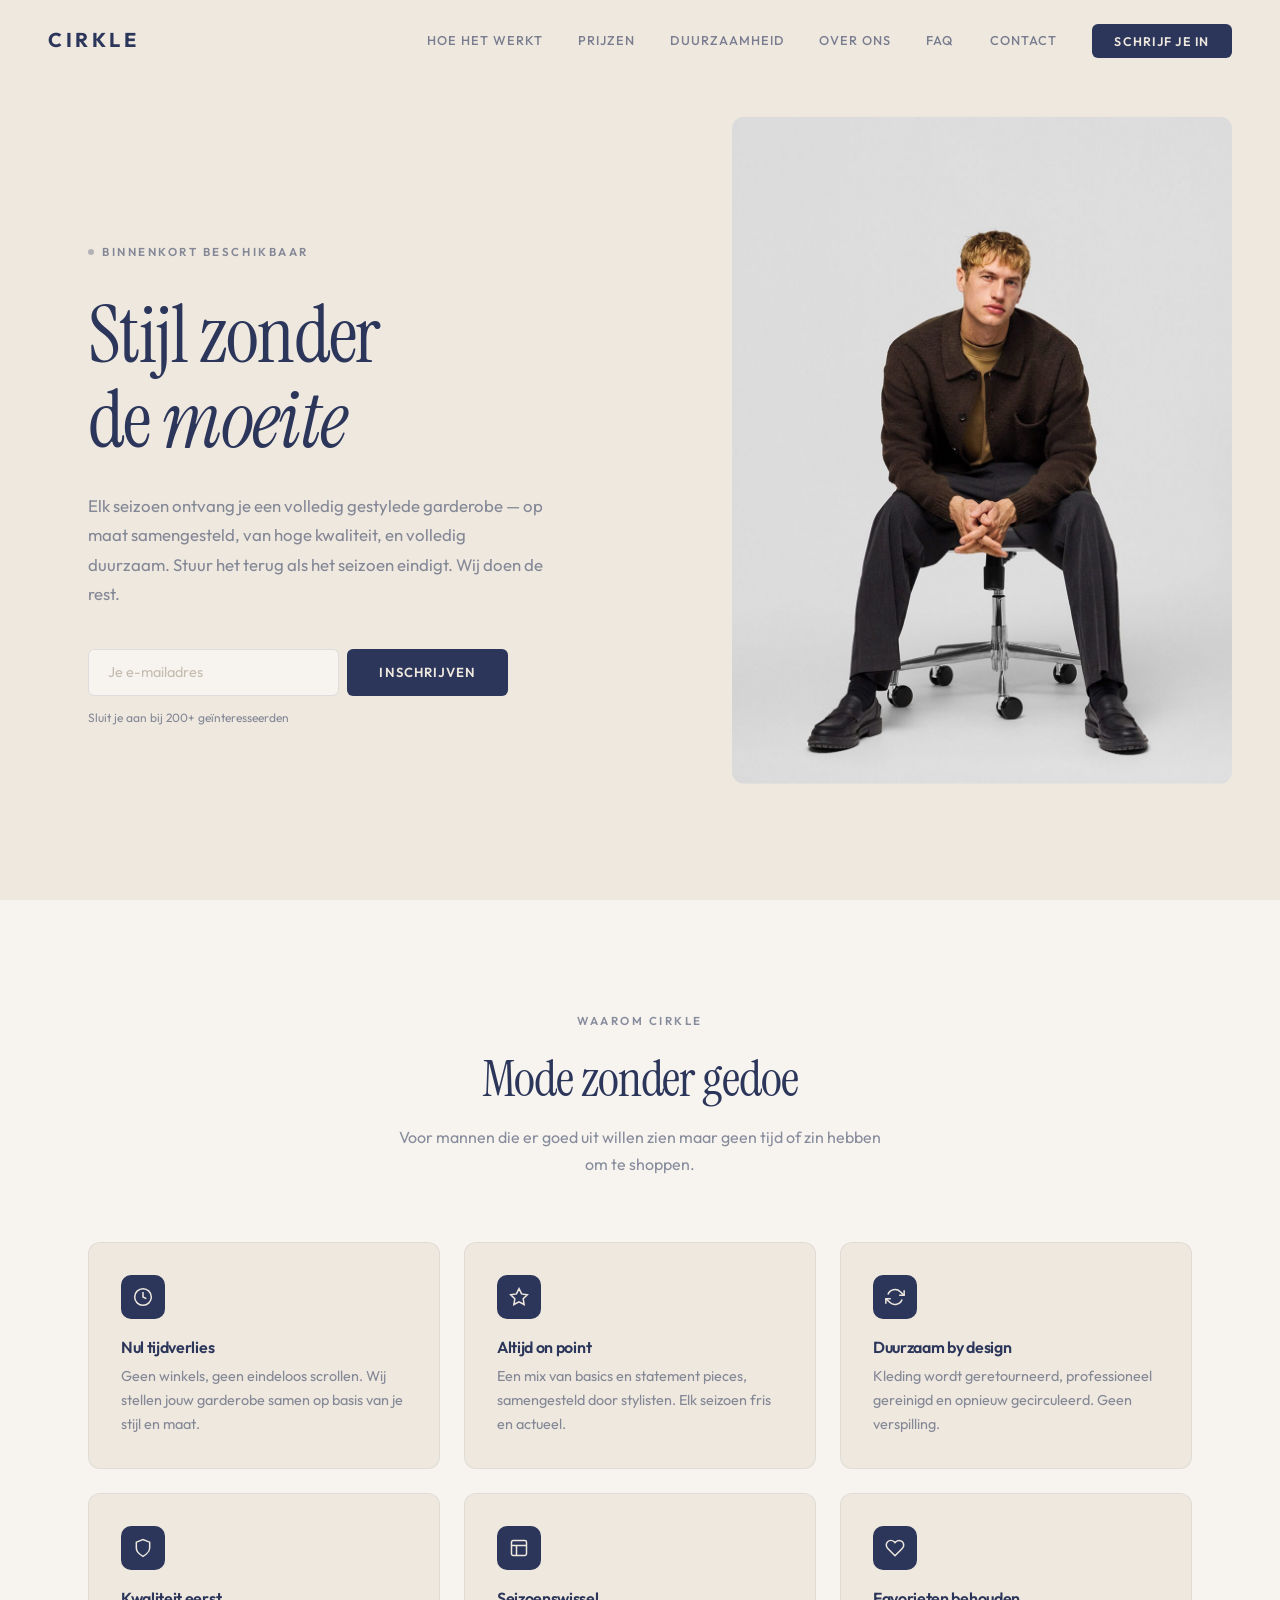
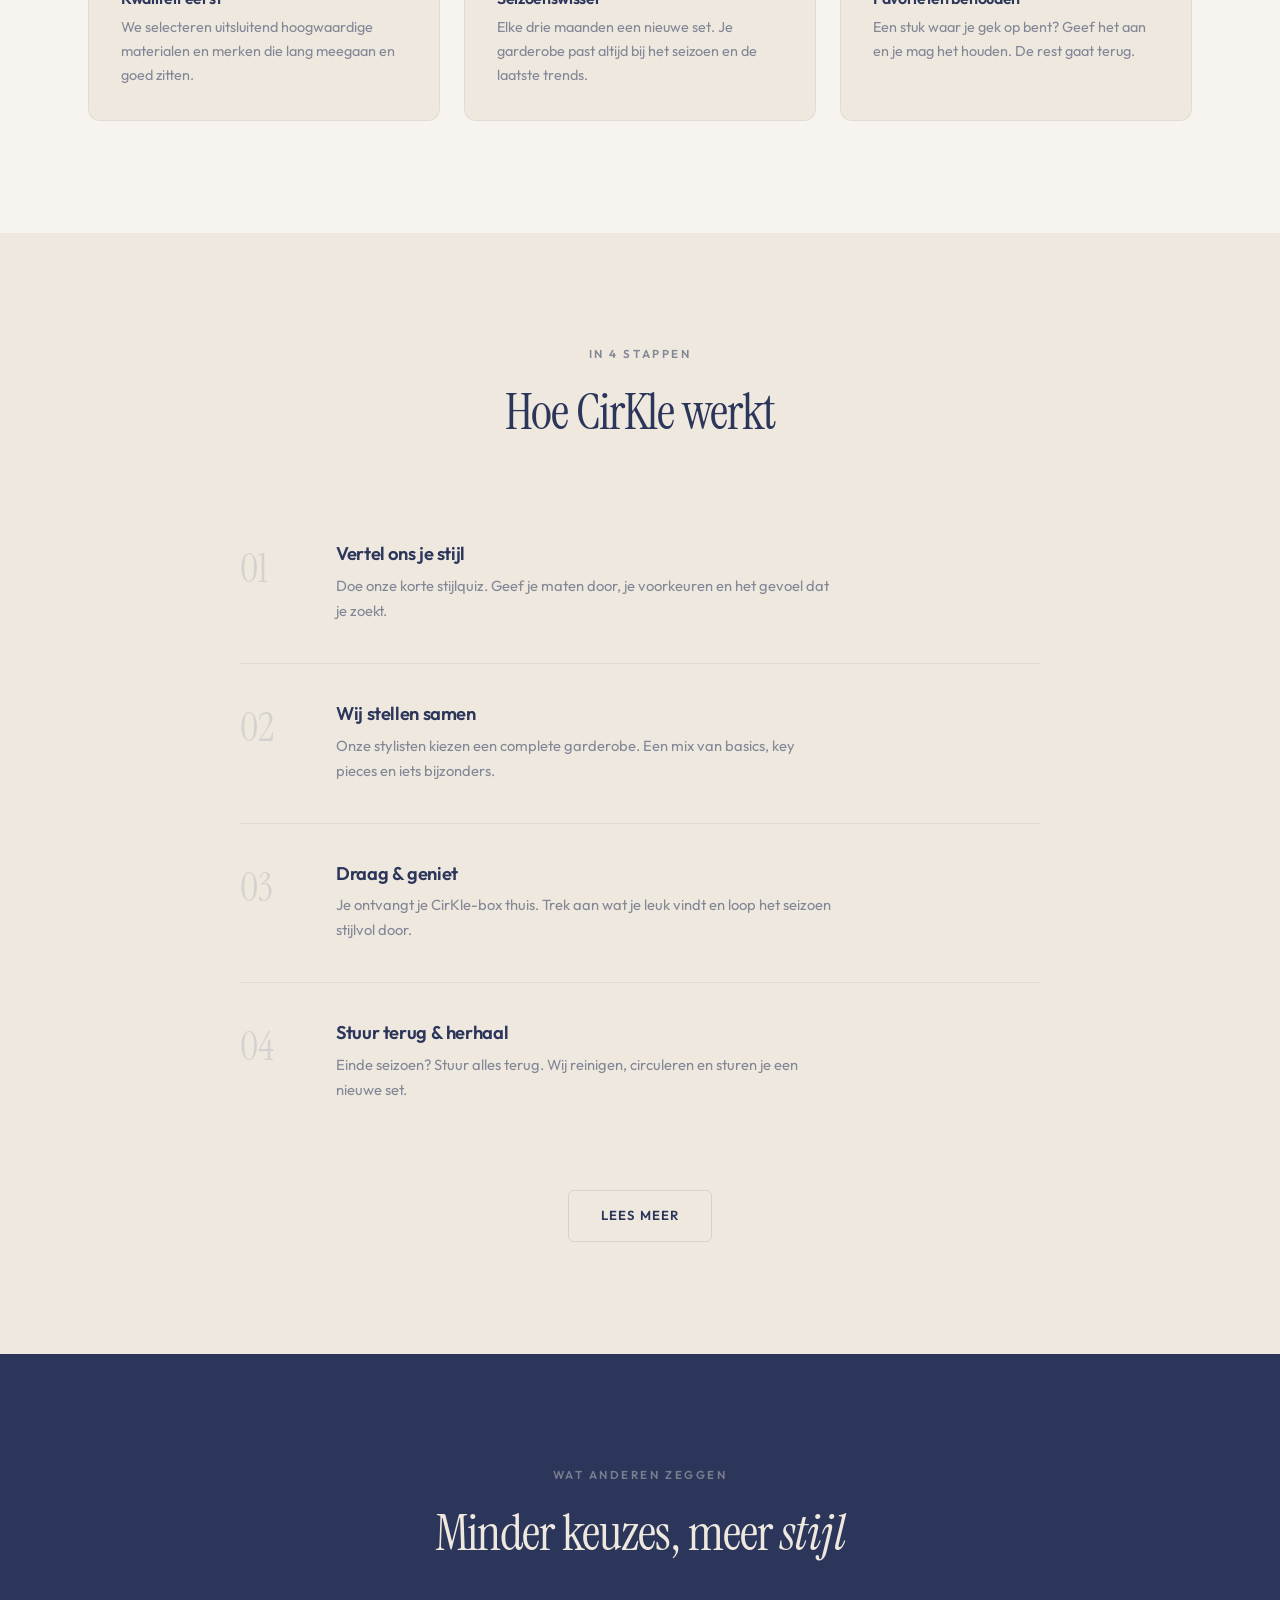
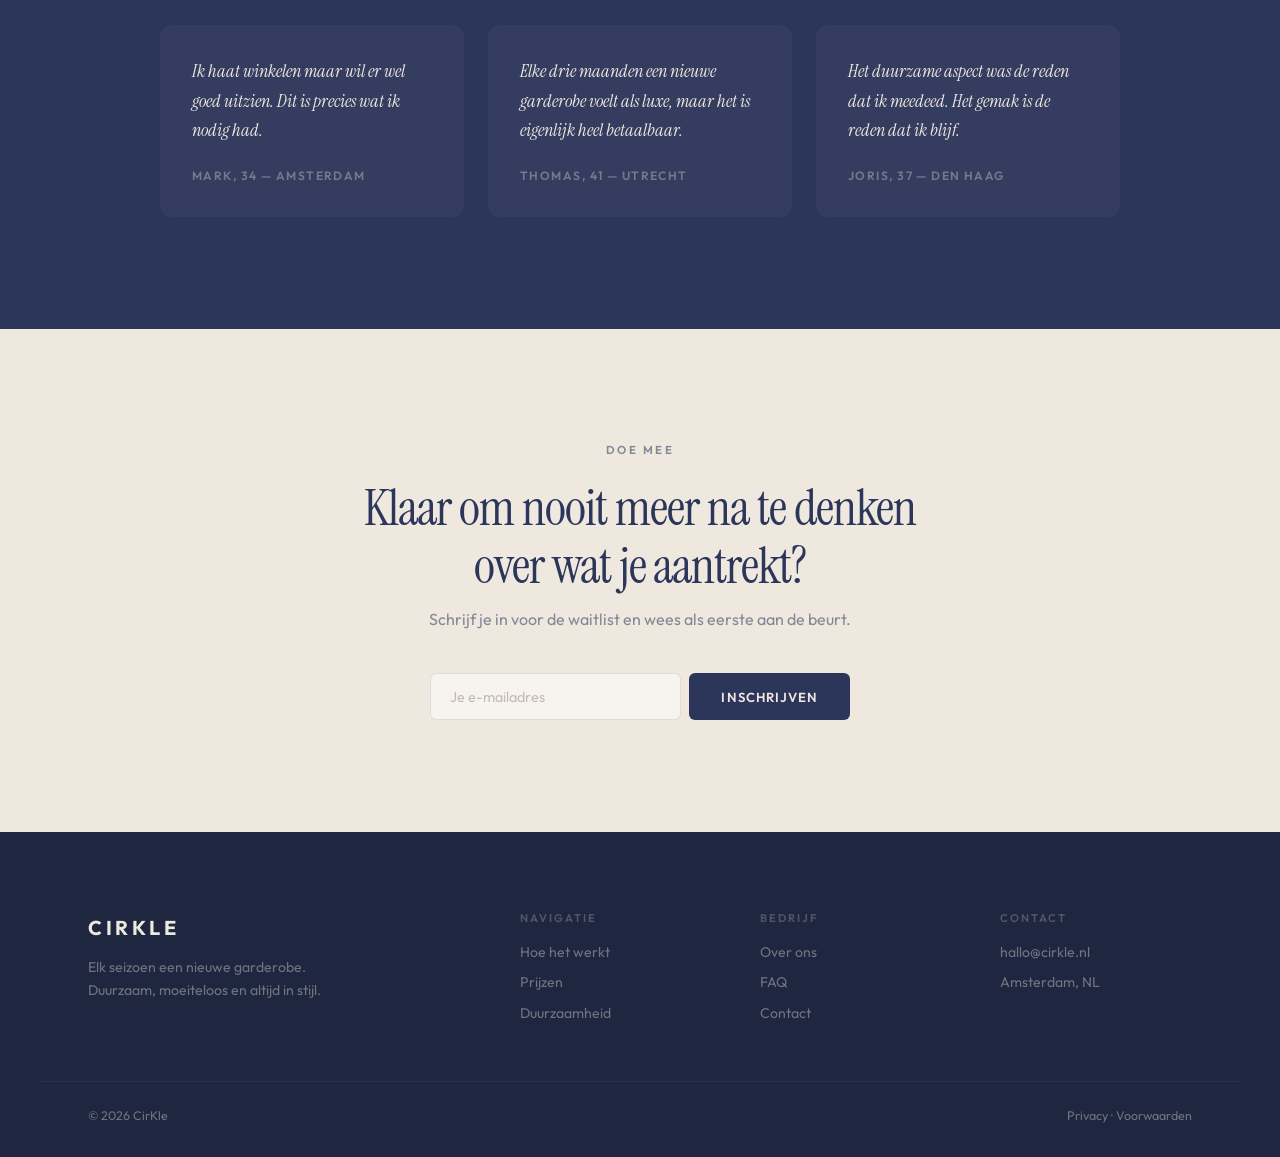
<file: index.html>
<!DOCTYPE html>
<html lang="nl">
<head>
  <meta charset="UTF-8">
  <meta name="viewport" content="width=device-width, initial-scale=1.0">
  <title>CirKle — Jouw garderobe, altijd in stijl</title>
  <meta name="description" content="CirKle is een seizoensgebonden kledingabonnement voor mannen. Elke seizoen een nieuwe, gestylede garderobe. Duurzaam, moeiteloos en altijd on point.">
  <meta property="og:title" content="CirKle — Jouw garderobe, altijd in stijl">
  <meta property="og:description" content="Elk seizoen een nieuwe garderobe. Duurzaam, moeiteloos en altijd on point.">
  <meta property="og:type" content="website">
  <meta property="og:locale" content="nl_NL">
  <script type="application/ld+json">{"@context":"https://schema.org","@type":"Organization","name":"CirKle","description":"Seizoensgebonden kledingabonnement voor mannen","url":"https://cirkle.nl"}</script>
  <link rel="preconnect" href="https://fonts.googleapis.com">
  <link rel="preconnect" href="https://fonts.gstatic.com" crossorigin>
  <link href="https://fonts.googleapis.com/css2?family=Instrument+Serif:ital@0;1&family=Outfit:wght@300;400;500;600;700&display=swap" rel="stylesheet">
  <link rel="canonical" href="https://caroline0081.github.io/cirkle/">
  <link rel="icon" type="image/svg+xml" href="favicon.svg">
  <link rel="stylesheet" href="style.css">
</head>
<body>

  <!-- Nav -->
  <nav class="nav">
    <div class="nav-inner">
      <a href="index.html" class="nav-logo">CIRKLE</a>
      <ul class="nav-links" id="navLinks">
        <li><a href="hoe-het-werkt.html">Hoe het werkt</a></li>
        <li><a href="prijzen.html">Prijzen</a></li>
        <li><a href="duurzaamheid.html">Duurzaamheid</a></li>
        <li><a href="over-ons.html">Over ons</a></li>
        <li><a href="faq.html">FAQ</a></li>
        <li><a href="contact.html">Contact</a></li>
        <li><a href="#waitlist" class="nav-cta">Schrijf je in</a></li>
      </ul>
      <button class="nav-toggle" id="navToggle" aria-label="Menu"><span></span><span></span><span></span></button>
    </div>
  </nav>

  <!-- Hero -->
  <section class="hero section-cream">
    <div class="container">
      <div class="hero-content">
        <div class="hero-label">Binnenkort beschikbaar</div>
        <h1>Stijl zonder<br>de <em>moeite</em></h1>
        <p class="hero-text">Elk seizoen ontvang je een volledig gestylede garderobe — op maat samengesteld, van hoge kwaliteit, en volledig duurzaam. Stuur het terug als het seizoen eindigt. Wij doen de rest.</p>
        <div class="hero-cta" id="waitlist">
          <form class="waitlist-form" action="https://github.us11.list-manage.com/subscribe/post" method="post" target="_blank">
            <input type="email" name="EMAIL" class="waitlist-input" placeholder="Je e-mailadres" required>
            <input type="hidden" name="u" value="8a1ce103df5516f06019a6693"><input type="hidden" name="id" value="a700c898cc"><input type="hidden" name="f_id" value="00ae17e1f0"><div style="position:absolute;left:-5000px" aria-hidden="true"><input type="text" name="b_8a1ce103df5516f06019a6693_a700c898cc" tabindex="-1" value=""></div><button type="submit" class="btn btn-primary">Inschrijven</button>
          </form>
          <div class="waitlist-success">Je staat op de lijst. We houden je op de hoogte.</div>
          <p class="waitlist-count">Sluit je aan bij 200+ geïnteresseerden</p>
        </div>
      </div>
    </div>
    <div class="hero-visual">
      <img src="hero_image_homepage.jpg" alt="Man in stijlvolle garderobe" style="width:100%;height:100%;object-fit:cover;">
    </div>
  </section>

  <!-- Value Props -->
  <section class="section section-white">
    <div class="container">
      <div class="section-header text-center reveal">
        <span class="section-label">Waarom CirKle</span>
        <h2 class="section-title">Mode zonder gedoe</h2>
        <p class="section-subtitle centered">Voor mannen die er goed uit willen zien maar geen tijd of zin hebben om te shoppen.</p>
      </div>
      <div class="features-grid">
        <div class="feature-card reveal reveal-d1">
          <div class="icon"><svg viewBox="0 0 24 24"><circle cx="12" cy="12" r="10"/><polyline points="12 6 12 12 16 14"/></svg></div>
          <h3>Nul tijdverlies</h3>
          <p>Geen winkels, geen eindeloos scrollen. Wij stellen jouw garderobe samen op basis van je stijl en maat.</p>
        </div>
        <div class="feature-card reveal reveal-d2">
          <div class="icon"><svg viewBox="0 0 24 24"><polygon points="12 2 15.09 8.26 22 9.27 17 14.14 18.18 21.02 12 17.77 5.82 21.02 7 14.14 2 9.27 8.91 8.26 12 2"/></svg></div>
          <h3>Altijd on point</h3>
          <p>Een mix van basics en statement pieces, samengesteld door stylisten. Elk seizoen fris en actueel.</p>
        </div>
        <div class="feature-card reveal reveal-d3">
          <div class="icon"><svg viewBox="0 0 24 24"><polyline points="23 4 23 10 17 10"/><polyline points="1 20 1 14 7 14"/><path d="M3.51 9a9 9 0 0 1 14.85-3.36L23 10M1 14l4.64 4.36A9 9 0 0 0 20.49 15"/></svg></div>
          <h3>Duurzaam by design</h3>
          <p>Kleding wordt geretourneerd, professioneel gereinigd en opnieuw gecirculeerd. Geen verspilling.</p>
        </div>
        <div class="feature-card reveal reveal-d1">
          <div class="icon"><svg viewBox="0 0 24 24"><path d="M12 22s8-4 8-10V5l-8-3-8 3v7c0 6 8 10 8 10z"/></svg></div>
          <h3>Kwaliteit eerst</h3>
          <p>We selecteren uitsluitend hoogwaardige materialen en merken die lang meegaan en goed zitten.</p>
        </div>
        <div class="feature-card reveal reveal-d2">
          <div class="icon"><svg viewBox="0 0 24 24"><rect x="3" y="3" width="18" height="18" rx="2" ry="2"/><line x1="3" y1="9" x2="21" y2="9"/><line x1="9" y1="21" x2="9" y2="9"/></svg></div>
          <h3>Seizoenswissel</h3>
          <p>Elke drie maanden een nieuwe set. Je garderobe past altijd bij het seizoen en de laatste trends.</p>
        </div>
        <div class="feature-card reveal reveal-d3">
          <div class="icon"><svg viewBox="0 0 24 24"><path d="M20.84 4.61a5.5 5.5 0 0 0-7.78 0L12 5.67l-1.06-1.06a5.5 5.5 0 0 0-7.78 7.78l1.06 1.06L12 21.23l7.78-7.78 1.06-1.06a5.5 5.5 0 0 0 0-7.78z"/></svg></div>
          <h3>Favorieten behouden</h3>
          <p>Een stuk waar je gek op bent? Geef het aan en je mag het houden. De rest gaat terug.</p>
        </div>
      </div>
    </div>
  </section>

  <!-- How It Works Preview -->
  <section class="section section-cream">
    <div class="container">
      <div class="section-header text-center reveal">
        <span class="section-label">In 4 stappen</span>
        <h2 class="section-title">Hoe CirKle werkt</h2>
      </div>
      <div class="steps-list">
        <div class="step-item reveal">
          <div class="step-number">01</div>
          <div class="step-content">
            <h3>Vertel ons je stijl</h3>
            <p>Doe onze korte stijlquiz. Geef je maten door, je voorkeuren en het gevoel dat je zoekt.</p>
          </div>
        </div>
        <div class="step-item reveal">
          <div class="step-number">02</div>
          <div class="step-content">
            <h3>Wij stellen samen</h3>
            <p>Onze stylisten kiezen een complete garderobe. Een mix van basics, key pieces en iets bijzonders.</p>
          </div>
        </div>
        <div class="step-item reveal">
          <div class="step-number">03</div>
          <div class="step-content">
            <h3>Draag &amp; geniet</h3>
            <p>Je ontvangt je CirKle-box thuis. Trek aan wat je leuk vindt en loop het seizoen stijlvol door.</p>
          </div>
        </div>
        <div class="step-item reveal">
          <div class="step-number">04</div>
          <div class="step-content">
            <h3>Stuur terug &amp; herhaal</h3>
            <p>Einde seizoen? Stuur alles terug. Wij reinigen, circuleren en sturen je een nieuwe set.</p>
          </div>
        </div>
      </div>
      <div class="text-center reveal" style="margin-top: 3rem;">
        <a href="hoe-het-werkt.html" class="btn btn-outline">Lees meer</a>
      </div>
    </div>
  </section>

  <!-- Testimonials -->
  <section class="section section-navy">
    <div class="container">
      <div class="section-header text-center reveal">
        <span class="section-label">Wat anderen zeggen</span>
        <h2 class="section-title">Minder keuzes, meer <em>stijl</em></h2>
      </div>
      <div class="features-grid" style="max-width: 960px; margin: 0 auto;">
        <div class="testimonial-card card-navy reveal reveal-d1">
          <blockquote>Ik haat winkelen maar wil er wel goed uitzien. Dit is precies wat ik nodig had.</blockquote>
          <div class="testimonial-author">Mark, 34 — Amsterdam</div>
        </div>
        <div class="testimonial-card card-navy reveal reveal-d2">
          <blockquote>Elke drie maanden een nieuwe garderobe voelt als luxe, maar het is eigenlijk heel betaalbaar.</blockquote>
          <div class="testimonial-author">Thomas, 41 — Utrecht</div>
        </div>
        <div class="testimonial-card card-navy reveal reveal-d3">
          <blockquote>Het duurzame aspect was de reden dat ik meedeed. Het gemak is de reden dat ik blijf.</blockquote>
          <div class="testimonial-author">Joris, 37 — Den Haag</div>
        </div>
      </div>
    </div>
  </section>

  <!-- Final CTA -->
  <section class="section section-cream">
    <div class="container text-center reveal">
      <span class="section-label">Doe mee</span>
      <h2 class="section-title" style="max-width: 560px; margin: 0 auto 0.75rem;">Klaar om nooit meer na te denken over wat je aantrekt?</h2>
      <p class="section-subtitle centered" style="margin-bottom: 2.5rem;">Schrijf je in voor de waitlist en wees als eerste aan de beurt.</p>
      <form class="waitlist-form" action="https://github.us11.list-manage.com/subscribe/post" method="post" target="_blank" style="max-width: 420px; margin: 0 auto;">
        <input type="email" name="EMAIL" class="waitlist-input" placeholder="Je e-mailadres" required>
        <input type="hidden" name="u" value="8a1ce103df5516f06019a6693"><input type="hidden" name="id" value="a700c898cc"><input type="hidden" name="f_id" value="00ae17e1f0"><div style="position:absolute;left:-5000px" aria-hidden="true"><input type="text" name="b_8a1ce103df5516f06019a6693_a700c898cc" tabindex="-1" value=""></div><button type="submit" class="btn btn-primary">Inschrijven</button>
      </form>
      <div class="waitlist-success">Welkom bij CirKle. We melden ons snel.</div>
    </div>
  </section>

  <!-- Footer -->
  <footer class="footer">
    <div class="footer-grid">
      <div class="footer-brand">
        <span class="nav-logo">CIRKLE</span>
        <p>Elk seizoen een nieuwe garderobe. Duurzaam, moeiteloos en altijd in stijl.</p>
      </div>
      <div class="footer-col">
        <h4>Navigatie</h4>
        <a href="hoe-het-werkt.html">Hoe het werkt</a>
        <a href="prijzen.html">Prijzen</a>
        <a href="duurzaamheid.html">Duurzaamheid</a>
      </div>
      <div class="footer-col">
        <h4>Bedrijf</h4>
        <a href="over-ons.html">Over ons</a>
        <a href="faq.html">FAQ</a>
        <a href="contact.html">Contact</a>
      </div>
      <div class="footer-col">
        <h4>Contact</h4>
        <a href="mailto:hallo@cirkle.nl">hallo@cirkle.nl</a>
        <span>Amsterdam, NL</span>
      </div>
    </div>
    <div class="footer-bottom">
      <span>&copy; 2026 CirKle</span>
      <span><a href="privacy.html">Privacy</a> · Voorwaarden</span>
    </div>
  </footer>

  <script src="main.js"></script>
</body>
</html>
</file>
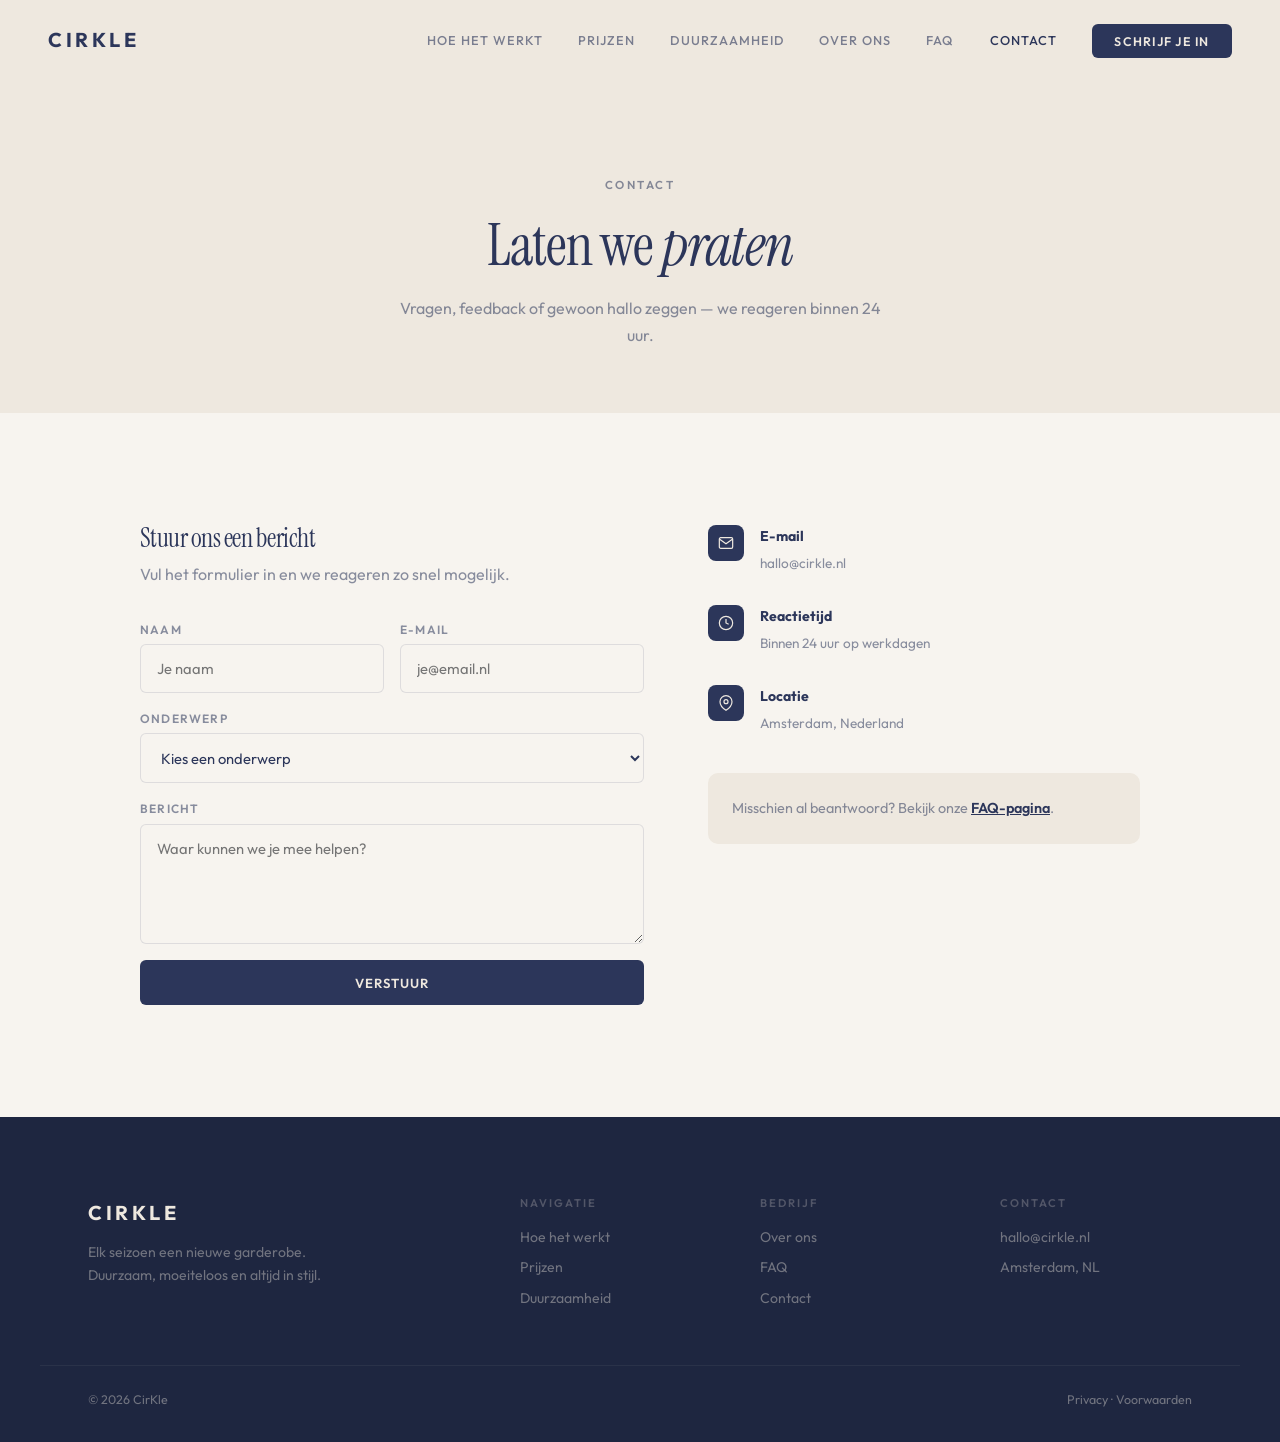
<file: contact.html>
<!DOCTYPE html>
<html lang="nl">
<head>
  <meta charset="UTF-8">
  <meta name="viewport" content="width=device-width, initial-scale=1.0">
  <title>Contact — CirKle</title>
  <meta name="description" content="Neem contact op met CirKle. Vragen over abonnementen, samenwerkingen of feedback? We horen graag van je.">
  <link rel="preconnect" href="https://fonts.googleapis.com"><link rel="preconnect" href="https://fonts.gstatic.com" crossorigin><link href="https://fonts.googleapis.com/css2?family=Instrument+Serif:ital@0;1&family=Outfit:wght@300;400;500;600;700&display=swap" rel="stylesheet"><link rel="canonical" href="https://caroline0081.github.io/cirkle/contact.html">
  <link rel="icon" type="image/svg+xml" href="favicon.svg">
  <link rel="stylesheet" href="style.css">
</head>
<body>
  <nav class="nav"><div class="nav-inner"><a href="index.html" class="nav-logo">CIRKLE</a><ul class="nav-links" id="navLinks"><li><a href="hoe-het-werkt.html">Hoe het werkt</a></li><li><a href="prijzen.html">Prijzen</a></li><li><a href="duurzaamheid.html">Duurzaamheid</a></li><li><a href="over-ons.html">Over ons</a></li><li><a href="faq.html">FAQ</a></li><li><a href="contact.html" class="active">Contact</a></li><li><a href="index.html#waitlist" class="nav-cta">Schrijf je in</a></li></ul><button class="nav-toggle" id="navToggle" aria-label="Menu"><span></span><span></span><span></span></button></div></nav>

  <section class="page-hero section-cream">
    <div class="container text-center">
      <span class="section-label reveal">Contact</span>
      <h1 class="section-title reveal">Laten we <em>praten</em></h1>
      <p class="section-subtitle centered reveal">Vragen, feedback of gewoon hallo zeggen — we reageren binnen 24 uur.</p>
    </div>
  </section>

  <section class="section section-white">
    <div class="container">
      <div class="contact-grid">
        <div class="reveal">
          <h2 style="font-size: 1.6rem; margin-bottom: 0.5rem;">Stuur ons een bericht</h2>
          <p style="color: var(--text-secondary); margin-bottom: 2rem;">Vul het formulier in en we reageren zo snel mogelijk.</p>
          <form class="contact-form" id="contactForm">
            <div class="form-row">
              <div class="form-group"><label for="name">Naam</label><input type="text" id="name" placeholder="Je naam" required></div>
              <div class="form-group"><label for="email">E-mail</label><input type="email" id="email" placeholder="je@email.nl" required></div>
            </div>
            <div class="form-group"><label for="subject">Onderwerp</label><select id="subject" required><option value="" disabled selected>Kies een onderwerp</option><option>Algemene vraag</option><option>Over abonnementen</option><option>Samenwerking of pers</option><option>Feedback</option><option>Anders</option></select></div>
            <div class="form-group"><label for="message">Bericht</label><textarea id="message" placeholder="Waar kunnen we je mee helpen?" required></textarea></div>
            <button type="submit" class="btn btn-primary btn-full">Verstuur</button>
          </form>
          <div id="contactSuccess" class="waitlist-success" style="display: none; margin-top: 1rem;">Bericht verstuurd. We reageren zo snel mogelijk.</div>
        </div>
        <div class="reveal reveal-d2">
          <div class="contact-detail"><div class="icon icon-sm"><svg viewBox="0 0 24 24"><path d="M4 4h16c1.1 0 2 .9 2 2v12c0 1.1-.9 2-2 2H4c-1.1 0-2-.9-2-2V6c0-1.1.9-2 2-2z"/><polyline points="22,6 12,13 2,6"/></svg></div><div class="contact-detail-text"><strong>E-mail</strong><span>hallo@cirkle.nl</span></div></div>
          <div class="contact-detail"><div class="icon icon-sm"><svg viewBox="0 0 24 24"><circle cx="12" cy="12" r="10"/><polyline points="12 6 12 12 16 14"/></svg></div><div class="contact-detail-text"><strong>Reactietijd</strong><span>Binnen 24 uur op werkdagen</span></div></div>
          <div class="contact-detail"><div class="icon icon-sm"><svg viewBox="0 0 24 24"><path d="M21 10c0 7-9 13-9 13s-9-6-9-13a9 9 0 0 1 18 0z"/><circle cx="12" cy="10" r="3"/></svg></div><div class="contact-detail-text"><strong>Locatie</strong><span>Amsterdam, Nederland</span></div></div>
          <div style="background: var(--cream); border-radius: 10px; padding: 1.5rem; margin-top: 2rem;">
            <p style="font-size: 0.9rem; color: var(--text-secondary); line-height: 1.6;">Misschien al beantwoord? Bekijk onze <a href="faq.html" style="text-decoration: underline; font-weight: 600; color: var(--navy);">FAQ-pagina</a>.</p>
          </div>
        </div>
      </div>
    </div>
  </section>

  <footer class="footer"><div class="footer-grid"><div class="footer-brand"><span class="nav-logo">CIRKLE</span><p>Elk seizoen een nieuwe garderobe. Duurzaam, moeiteloos en altijd in stijl.</p></div><div class="footer-col"><h4>Navigatie</h4><a href="hoe-het-werkt.html">Hoe het werkt</a><a href="prijzen.html">Prijzen</a><a href="duurzaamheid.html">Duurzaamheid</a></div><div class="footer-col"><h4>Bedrijf</h4><a href="over-ons.html">Over ons</a><a href="faq.html">FAQ</a><a href="contact.html">Contact</a></div><div class="footer-col"><h4>Contact</h4><a href="mailto:hallo@cirkle.nl">hallo@cirkle.nl</a><span>Amsterdam, NL</span></div></div><div class="footer-bottom"><span>&copy; 2026 CirKle</span><span><a href="privacy.html">Privacy</a> · Voorwaarden</span></div></footer>
  <script src="main.js"></script>
</body>
</html>
</file>
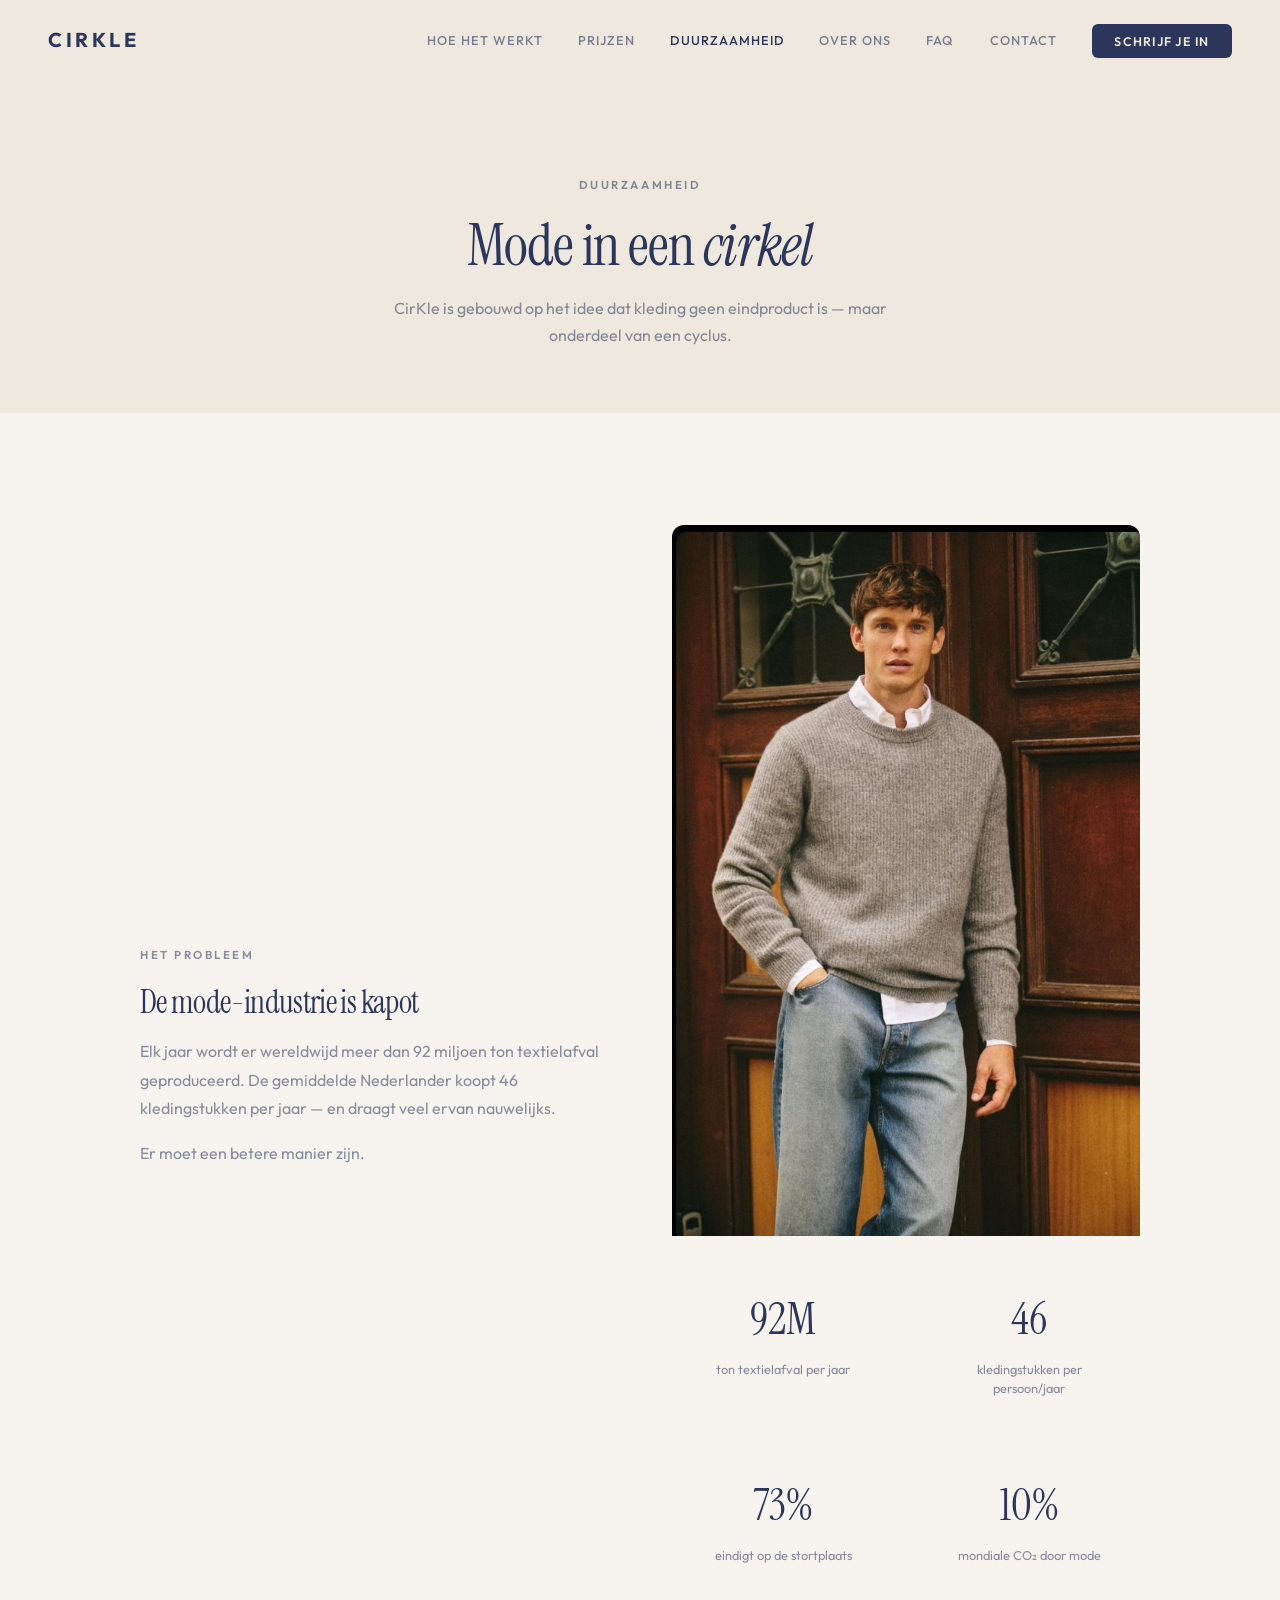
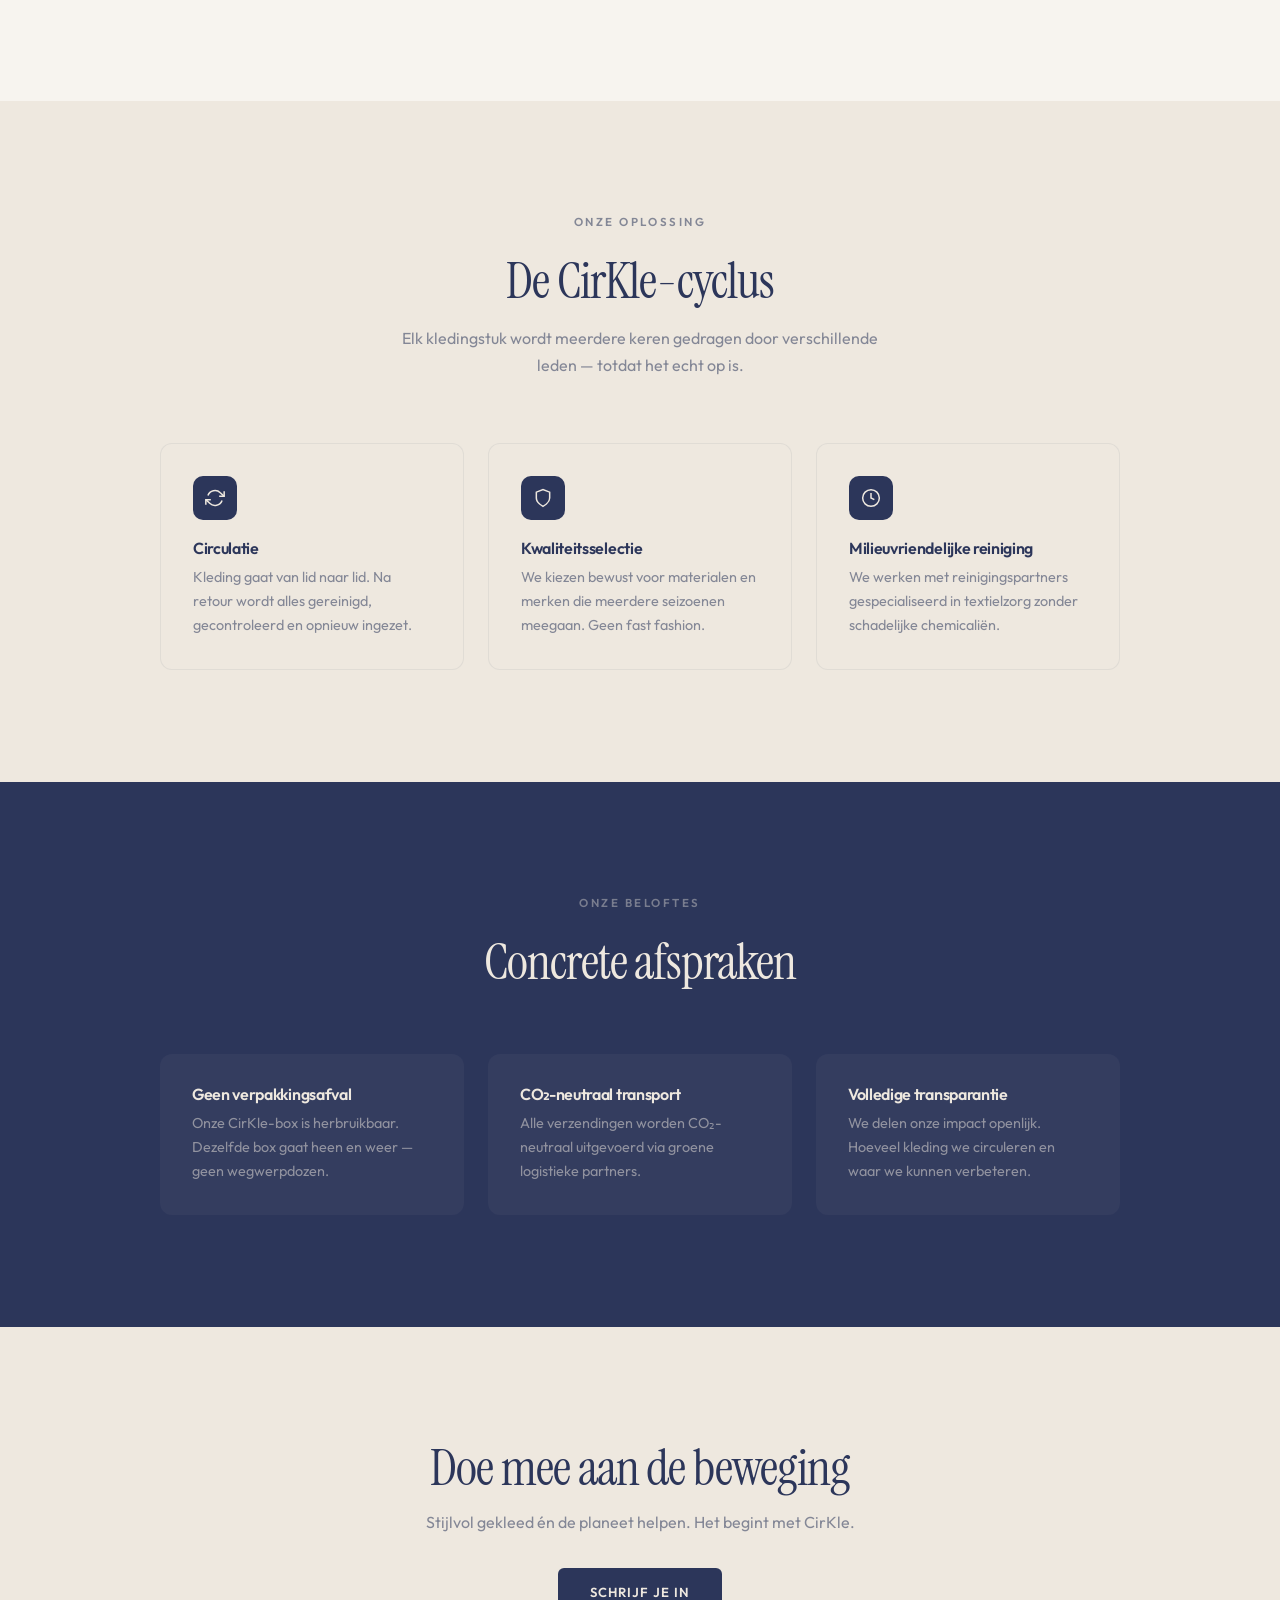
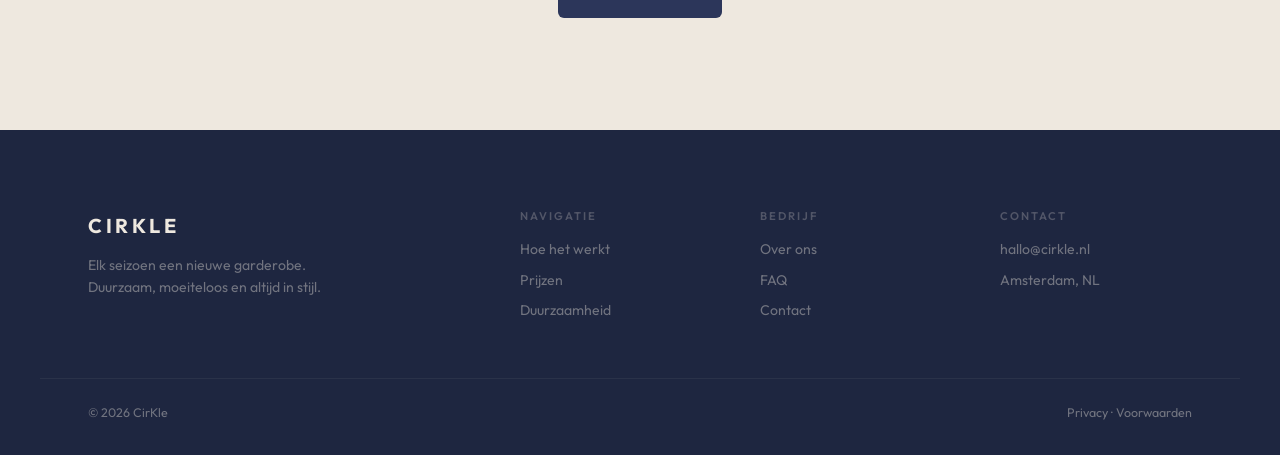
<file: duurzaamheid.html>
<!DOCTYPE html>
<html lang="nl">
<head>
  <meta charset="UTF-8">
  <meta name="viewport" content="width=device-width, initial-scale=1.0">
  <title>Duurzaamheid — CirKle</title>
  <meta name="description" content="CirKle is gebouwd op circulariteit. Lees hoe ons model verspilling tegengaat en kleding een langer leven geeft.">
  <link rel="preconnect" href="https://fonts.googleapis.com"><link rel="preconnect" href="https://fonts.gstatic.com" crossorigin><link href="https://fonts.googleapis.com/css2?family=Instrument+Serif:ital@0;1&family=Outfit:wght@300;400;500;600;700&display=swap" rel="stylesheet"><link rel="canonical" href="https://caroline0081.github.io/cirkle/duurzaamheid.html">
  <link rel="icon" type="image/svg+xml" href="favicon.svg">
  <link rel="stylesheet" href="style.css">
</head>
<body>
  <nav class="nav"><div class="nav-inner"><a href="index.html" class="nav-logo">CIRKLE</a><ul class="nav-links" id="navLinks"><li><a href="hoe-het-werkt.html">Hoe het werkt</a></li><li><a href="prijzen.html">Prijzen</a></li><li><a href="duurzaamheid.html" class="active">Duurzaamheid</a></li><li><a href="over-ons.html">Over ons</a></li><li><a href="faq.html">FAQ</a></li><li><a href="contact.html">Contact</a></li><li><a href="index.html#waitlist" class="nav-cta">Schrijf je in</a></li></ul><button class="nav-toggle" id="navToggle" aria-label="Menu"><span></span><span></span><span></span></button></div></nav>

  <section class="page-hero section-cream">
    <div class="container text-center">
      <span class="section-label reveal">Duurzaamheid</span>
      <h1 class="section-title reveal">Mode in een <em>cirkel</em></h1>
      <p class="section-subtitle centered reveal">CirKle is gebouwd op het idee dat kleding geen eindproduct is — maar onderdeel van een cyclus.</p>
    </div>
  </section>

  <section class="section section-white">
    <div class="container">
      <div style="display: grid; grid-template-columns: 1fr 1fr; gap: 4rem; align-items: center; max-width: 1000px; margin: 0 auto;">
        <div class="reveal">
          <span class="section-label">Het probleem</span>
          <h2 class="section-title" style="font-size: 2rem;">De mode-industrie is kapot</h2>
          <p style="color: var(--text-secondary); line-height: 1.8; margin-bottom: 1rem;">Elk jaar wordt er wereldwijd meer dan 92 miljoen ton textielafval geproduceerd. De gemiddelde Nederlander koopt 46 kledingstukken per jaar — en draagt veel ervan nauwelijks.</p>
          <p style="color: var(--text-secondary); line-height: 1.8;">Er moet een betere manier zijn.</p>
        </div>
        <div style="border-radius: 12px; overflow: hidden;" class="reveal reveal-d2">
          <img src="secondarylifestyleshot.jpg" alt="Duurzame mode" style="width:100%; display:block;">
          <div class="impact-grid" style="grid-template-columns: 1fr 1fr; margin-top: 1.5rem;">
            <div class="impact-stat"><div class="impact-number">92M</div><div class="impact-label">ton textielafval per jaar</div></div>
            <div class="impact-stat"><div class="impact-number">46</div><div class="impact-label">kledingstukken per persoon/jaar</div></div>
            <div class="impact-stat"><div class="impact-number">73%</div><div class="impact-label">eindigt op de stortplaats</div></div>
            <div class="impact-stat"><div class="impact-number">10%</div><div class="impact-label">mondiale CO₂ door mode</div></div>
          </div>
        </div>
      </div>
    </div>
  </section>

  <section class="section section-cream">
    <div class="container">
      <div class="section-header text-center reveal">
        <span class="section-label">Onze oplossing</span>
        <h2 class="section-title">De CirKle-cyclus</h2>
        <p class="section-subtitle centered">Elk kledingstuk wordt meerdere keren gedragen door verschillende leden — totdat het echt op is.</p>
      </div>
      <div class="features-grid" style="max-width: 960px; margin: 0 auto;">
        <div class="feature-card reveal"><div class="icon"><svg viewBox="0 0 24 24"><polyline points="23 4 23 10 17 10"/><polyline points="1 20 1 14 7 14"/><path d="M3.51 9a9 9 0 0 1 14.85-3.36L23 10M1 14l4.64 4.36A9 9 0 0 0 20.49 15"/></svg></div><h3>Circulatie</h3><p>Kleding gaat van lid naar lid. Na retour wordt alles gereinigd, gecontroleerd en opnieuw ingezet.</p></div>
        <div class="feature-card reveal reveal-d1"><div class="icon"><svg viewBox="0 0 24 24"><path d="M12 22s8-4 8-10V5l-8-3-8 3v7c0 6 8 10 8 10z"/></svg></div><h3>Kwaliteitsselectie</h3><p>We kiezen bewust voor materialen en merken die meerdere seizoenen meegaan. Geen fast fashion.</p></div>
        <div class="feature-card reveal reveal-d2"><div class="icon"><svg viewBox="0 0 24 24"><path d="M12 22c5.523 0 10-4.477 10-10S17.523 2 12 2 2 6.477 2 12s4.477 10 10 10z"/><path d="M12 6v6l4 2"/></svg></div><h3>Milieuvriendelijke reiniging</h3><p>We werken met reinigingspartners gespecialiseerd in textielzorg zonder schadelijke chemicaliën.</p></div>
      </div>
    </div>
  </section>

  <section class="section section-navy">
    <div class="container">
      <div class="section-header text-center reveal">
        <span class="section-label">Onze beloftes</span>
        <h2 class="section-title">Concrete afspraken</h2>
      </div>
      <div class="features-grid" style="max-width: 960px; margin: 0 auto;">
        <div class="testimonial-card card-navy reveal"><h3 style="font-family: 'Outfit', sans-serif; font-weight: 600; font-size: 1rem; margin-bottom: 0.5rem; color: var(--cream);">Geen verpakkingsafval</h3><p style="font-size: 0.9rem; color: rgba(238,232,223,0.5); line-height: 1.65;">Onze CirKle-box is herbruikbaar. Dezelfde box gaat heen en weer — geen wegwerpdozen.</p></div>
        <div class="testimonial-card card-navy reveal reveal-d1"><h3 style="font-family: 'Outfit', sans-serif; font-weight: 600; font-size: 1rem; margin-bottom: 0.5rem; color: var(--cream);">CO₂-neutraal transport</h3><p style="font-size: 0.9rem; color: rgba(238,232,223,0.5); line-height: 1.65;">Alle verzendingen worden CO₂-neutraal uitgevoerd via groene logistieke partners.</p></div>
        <div class="testimonial-card card-navy reveal reveal-d2"><h3 style="font-family: 'Outfit', sans-serif; font-weight: 600; font-size: 1rem; margin-bottom: 0.5rem; color: var(--cream);">Volledige transparantie</h3><p style="font-size: 0.9rem; color: rgba(238,232,223,0.5); line-height: 1.65;">We delen onze impact openlijk. Hoeveel kleding we circuleren en waar we kunnen verbeteren.</p></div>
      </div>
    </div>
  </section>

  <section class="section section-cream">
    <div class="container text-center reveal">
      <h2 class="section-title" style="max-width: 500px; margin: 0 auto 0.75rem;">Doe mee aan de beweging</h2>
      <p class="section-subtitle centered" style="margin-bottom: 2rem;">Stijlvol gekleed én de planeet helpen. Het begint met CirKle.</p>
      <a href="index.html#waitlist" class="btn btn-primary">Schrijf je in</a>
    </div>
  </section>

  <footer class="footer"><div class="footer-grid"><div class="footer-brand"><span class="nav-logo">CIRKLE</span><p>Elk seizoen een nieuwe garderobe. Duurzaam, moeiteloos en altijd in stijl.</p></div><div class="footer-col"><h4>Navigatie</h4><a href="hoe-het-werkt.html">Hoe het werkt</a><a href="prijzen.html">Prijzen</a><a href="duurzaamheid.html">Duurzaamheid</a></div><div class="footer-col"><h4>Bedrijf</h4><a href="over-ons.html">Over ons</a><a href="faq.html">FAQ</a><a href="contact.html">Contact</a></div><div class="footer-col"><h4>Contact</h4><a href="mailto:hallo@cirkle.nl">hallo@cirkle.nl</a><span>Amsterdam, NL</span></div></div><div class="footer-bottom"><span>&copy; 2026 CirKle</span><span><a href="privacy.html">Privacy</a> · Voorwaarden</span></div></footer>
  <script src="main.js"></script>
</body>
</html>
</file>
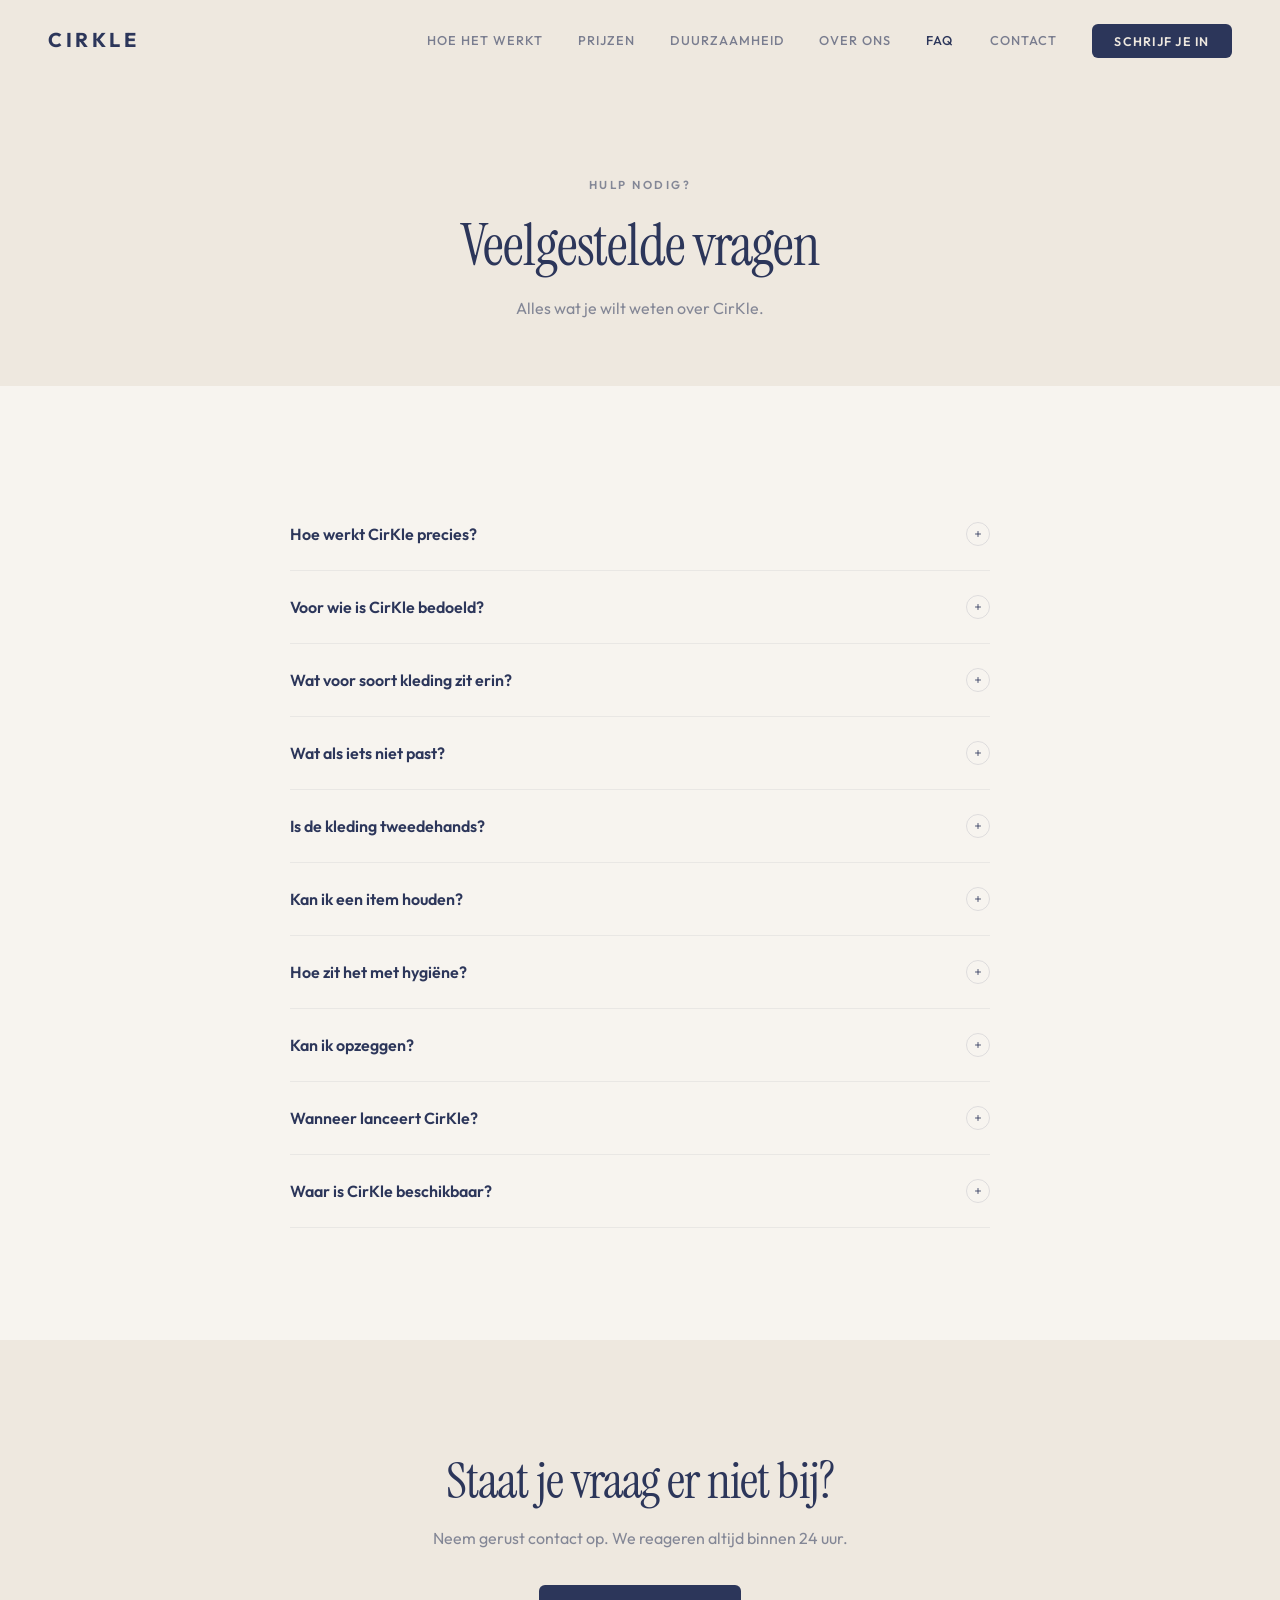
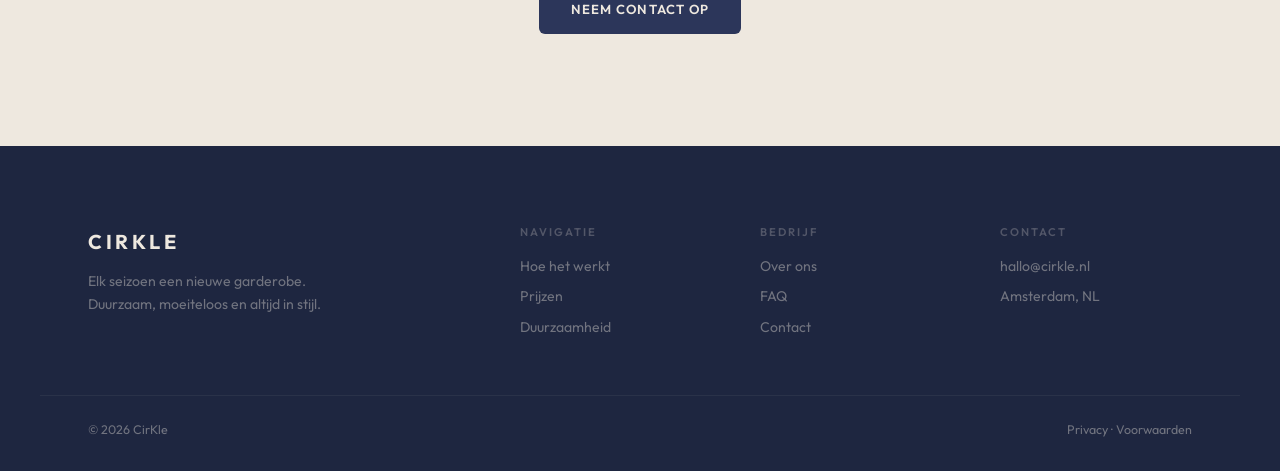
<file: faq.html>
<!DOCTYPE html>
<html lang="nl">
<head>
  <meta charset="UTF-8">
  <meta name="viewport" content="width=device-width, initial-scale=1.0">
  <title>FAQ — CirKle</title>
  <meta name="description" content="Antwoorden op veelgestelde vragen over CirKle: abonnementen, verzending, retouren en meer.">
  <script type="application/ld+json">{"@context":"https://schema.org","@type":"FAQPage","mainEntity":[{"@type":"Question","name":"Hoe werkt CirKle?","acceptedAnswer":{"@type":"Answer","text":"Je vult een stijlprofiel in, wij stellen een garderobe samen, je draagt het een seizoen en stuurt het terug."}},{"@type":"Question","name":"Wat als iets niet past?","acceptedAnswer":{"@type":"Answer","text":"Laat het weten en we passen je profiel aan voor de volgende box."}}]}</script>
  <link rel="preconnect" href="https://fonts.googleapis.com"><link rel="preconnect" href="https://fonts.gstatic.com" crossorigin><link href="https://fonts.googleapis.com/css2?family=Instrument+Serif:ital@0;1&family=Outfit:wght@300;400;500;600;700&display=swap" rel="stylesheet"><link rel="canonical" href="https://caroline0081.github.io/cirkle/faq.html">
  <link rel="icon" type="image/svg+xml" href="favicon.svg">
  <link rel="stylesheet" href="style.css">
</head>
<body>
  <nav class="nav"><div class="nav-inner"><a href="index.html" class="nav-logo">CIRKLE</a><ul class="nav-links" id="navLinks"><li><a href="hoe-het-werkt.html">Hoe het werkt</a></li><li><a href="prijzen.html">Prijzen</a></li><li><a href="duurzaamheid.html">Duurzaamheid</a></li><li><a href="over-ons.html">Over ons</a></li><li><a href="faq.html" class="active">FAQ</a></li><li><a href="contact.html">Contact</a></li><li><a href="index.html#waitlist" class="nav-cta">Schrijf je in</a></li></ul><button class="nav-toggle" id="navToggle" aria-label="Menu"><span></span><span></span><span></span></button></div></nav>

  <section class="page-hero section-cream">
    <div class="container text-center">
      <span class="section-label reveal">Hulp nodig?</span>
      <h1 class="section-title reveal">Veelgestelde vragen</h1>
      <p class="section-subtitle centered reveal">Alles wat je wilt weten over CirKle.</p>
    </div>
  </section>

  <section class="section section-white">
    <div class="container">
      <div class="faq-list reveal">
        <div class="faq-item"><button class="faq-question">Hoe werkt CirKle precies?<span class="faq-toggle"><svg viewBox="0 0 24 24"><line x1="12" y1="5" x2="12" y2="19"/><line x1="5" y1="12" x2="19" y2="12"/></svg></span></button><div class="faq-answer"><div class="faq-answer-inner">Je vult een kort stijlprofiel in met je maten en voorkeuren. Onze stylisten stellen een garderobe samen. Je ontvangt alles thuis, draagt het drie maanden, en stuurt het terug. Wij reinigen alles en sturen je een nieuwe set.</div></div></div>
        <div class="faq-item"><button class="faq-question">Voor wie is CirKle bedoeld?<span class="faq-toggle"><svg viewBox="0 0 24 24"><line x1="12" y1="5" x2="12" y2="19"/><line x1="5" y1="12" x2="19" y2="12"/></svg></span></button><div class="faq-answer"><div class="faq-answer-inner">Mannen (30-45) die er goed uit willen zien maar niet de tijd of zin hebben om te shoppen. Drukke professionals, of simpelweg mensen die een hekel hebben aan winkelen.</div></div></div>
        <div class="faq-item"><button class="faq-question">Wat voor soort kleding zit erin?<span class="faq-toggle"><svg viewBox="0 0 24 24"><line x1="12" y1="5" x2="12" y2="19"/><line x1="5" y1="12" x2="19" y2="12"/></svg></span></button><div class="faq-answer"><div class="faq-answer-inner">Een mix van hoogwaardige basics (t-shirts, jeans), key pieces (overshirts, chino's, truien) en elk seizoen één statement item. Alles is op elkaar afgestemd.</div></div></div>
        <div class="faq-item"><button class="faq-question">Wat als iets niet past?<span class="faq-toggle"><svg viewBox="0 0 24 24"><line x1="12" y1="5" x2="12" y2="19"/><line x1="5" y1="12" x2="19" y2="12"/></svg></span></button><div class="faq-answer"><div class="faq-answer-inner">Laat het weten en we passen je profiel aan. Bij het Complete abonnement kun je tussentijds items wisselen.</div></div></div>
        <div class="faq-item"><button class="faq-question">Is de kleding tweedehands?<span class="faq-toggle"><svg viewBox="0 0 24 24"><line x1="12" y1="5" x2="12" y2="19"/><line x1="5" y1="12" x2="19" y2="12"/></svg></span></button><div class="faq-answer"><div class="faq-answer-inner">Sommige stukken zijn nieuw, andere zijn eerder gedragen. Alles wordt professioneel gereinigd en op kwaliteit gecontroleerd. Kleding verdient meer dan één eigenaar.</div></div></div>
        <div class="faq-item"><button class="faq-question">Kan ik een item houden?<span class="faq-toggle"><svg viewBox="0 0 24 24"><line x1="12" y1="5" x2="12" y2="19"/><line x1="5" y1="12" x2="19" y2="12"/></svg></span></button><div class="faq-answer"><div class="faq-answer-inner">Ja. Bij Essentials 1 item per seizoen, bij Complete 3 items. Je betaalt 30-60% van de winkelprijs.</div></div></div>
        <div class="faq-item"><button class="faq-question">Hoe zit het met hygiëne?<span class="faq-toggle"><svg viewBox="0 0 24 24"><line x1="12" y1="5" x2="12" y2="19"/><line x1="5" y1="12" x2="19" y2="12"/></svg></span></button><div class="faq-answer"><div class="faq-answer-inner">Alle kleding wordt professioneel gereinigd, gedesinfecteerd en op kwaliteit gecontroleerd door gecertificeerde reinigingspartners.</div></div></div>
        <div class="faq-item"><button class="faq-question">Kan ik opzeggen?<span class="faq-toggle"><svg viewBox="0 0 24 24"><line x1="12" y1="5" x2="12" y2="19"/><line x1="5" y1="12" x2="19" y2="12"/></svg></span></button><div class="faq-answer"><div class="faq-answer-inner">Na het eerste seizoen (3 maanden) op elk moment. Retourneer lopende items en je bent klaar.</div></div></div>
        <div class="faq-item"><button class="faq-question">Wanneer lanceert CirKle?<span class="faq-toggle"><svg viewBox="0 0 24 24"><line x1="12" y1="5" x2="12" y2="19"/><line x1="5" y1="12" x2="19" y2="12"/></svg></span></button><div class="faq-answer"><div class="faq-answer-inner">We zitten in de laatste ontwikkelfase. Schrijf je in voor de waitlist — early adopters krijgen een introductiekorting.</div></div></div>
        <div class="faq-item"><button class="faq-question">Waar is CirKle beschikbaar?<span class="faq-toggle"><svg viewBox="0 0 24 24"><line x1="12" y1="5" x2="12" y2="19"/><line x1="5" y1="12" x2="19" y2="12"/></svg></span></button><div class="faq-answer"><div class="faq-answer-inner">We starten in Nederland en breiden daarna uit naar België en de rest van Europa.</div></div></div>
      </div>
    </div>
  </section>

  <section class="section section-cream">
    <div class="container text-center reveal">
      <h2 class="section-title">Staat je vraag er niet bij?</h2>
      <p class="section-subtitle centered" style="margin-bottom: 2rem;">Neem gerust contact op. We reageren altijd binnen 24 uur.</p>
      <a href="contact.html" class="btn btn-primary">Neem contact op</a>
    </div>
  </section>

  <footer class="footer"><div class="footer-grid"><div class="footer-brand"><span class="nav-logo">CIRKLE</span><p>Elk seizoen een nieuwe garderobe. Duurzaam, moeiteloos en altijd in stijl.</p></div><div class="footer-col"><h4>Navigatie</h4><a href="hoe-het-werkt.html">Hoe het werkt</a><a href="prijzen.html">Prijzen</a><a href="duurzaamheid.html">Duurzaamheid</a></div><div class="footer-col"><h4>Bedrijf</h4><a href="over-ons.html">Over ons</a><a href="faq.html">FAQ</a><a href="contact.html">Contact</a></div><div class="footer-col"><h4>Contact</h4><a href="mailto:hallo@cirkle.nl">hallo@cirkle.nl</a><span>Amsterdam, NL</span></div></div><div class="footer-bottom"><span>&copy; 2026 CirKle</span><span><a href="privacy.html">Privacy</a> · Voorwaarden</span></div></footer>
  <script src="main.js"></script>
</body>
</html>
</file>
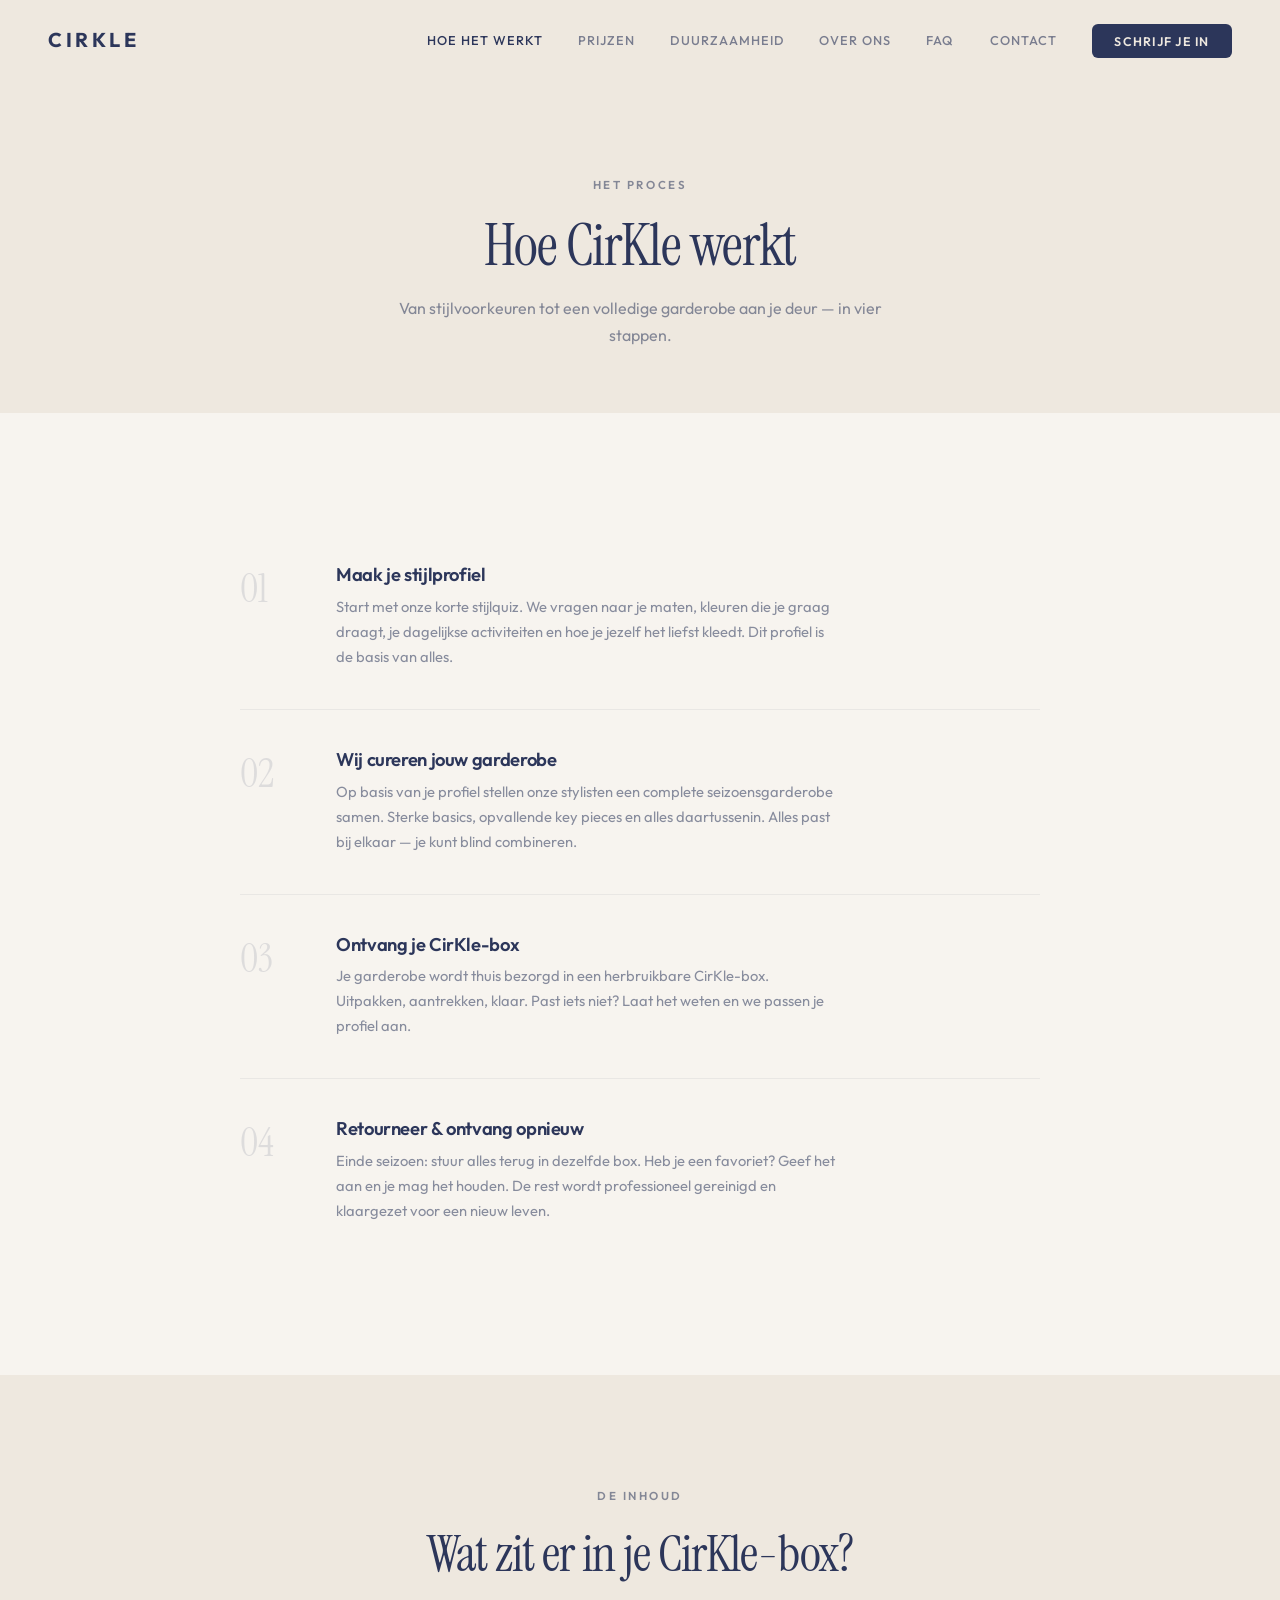
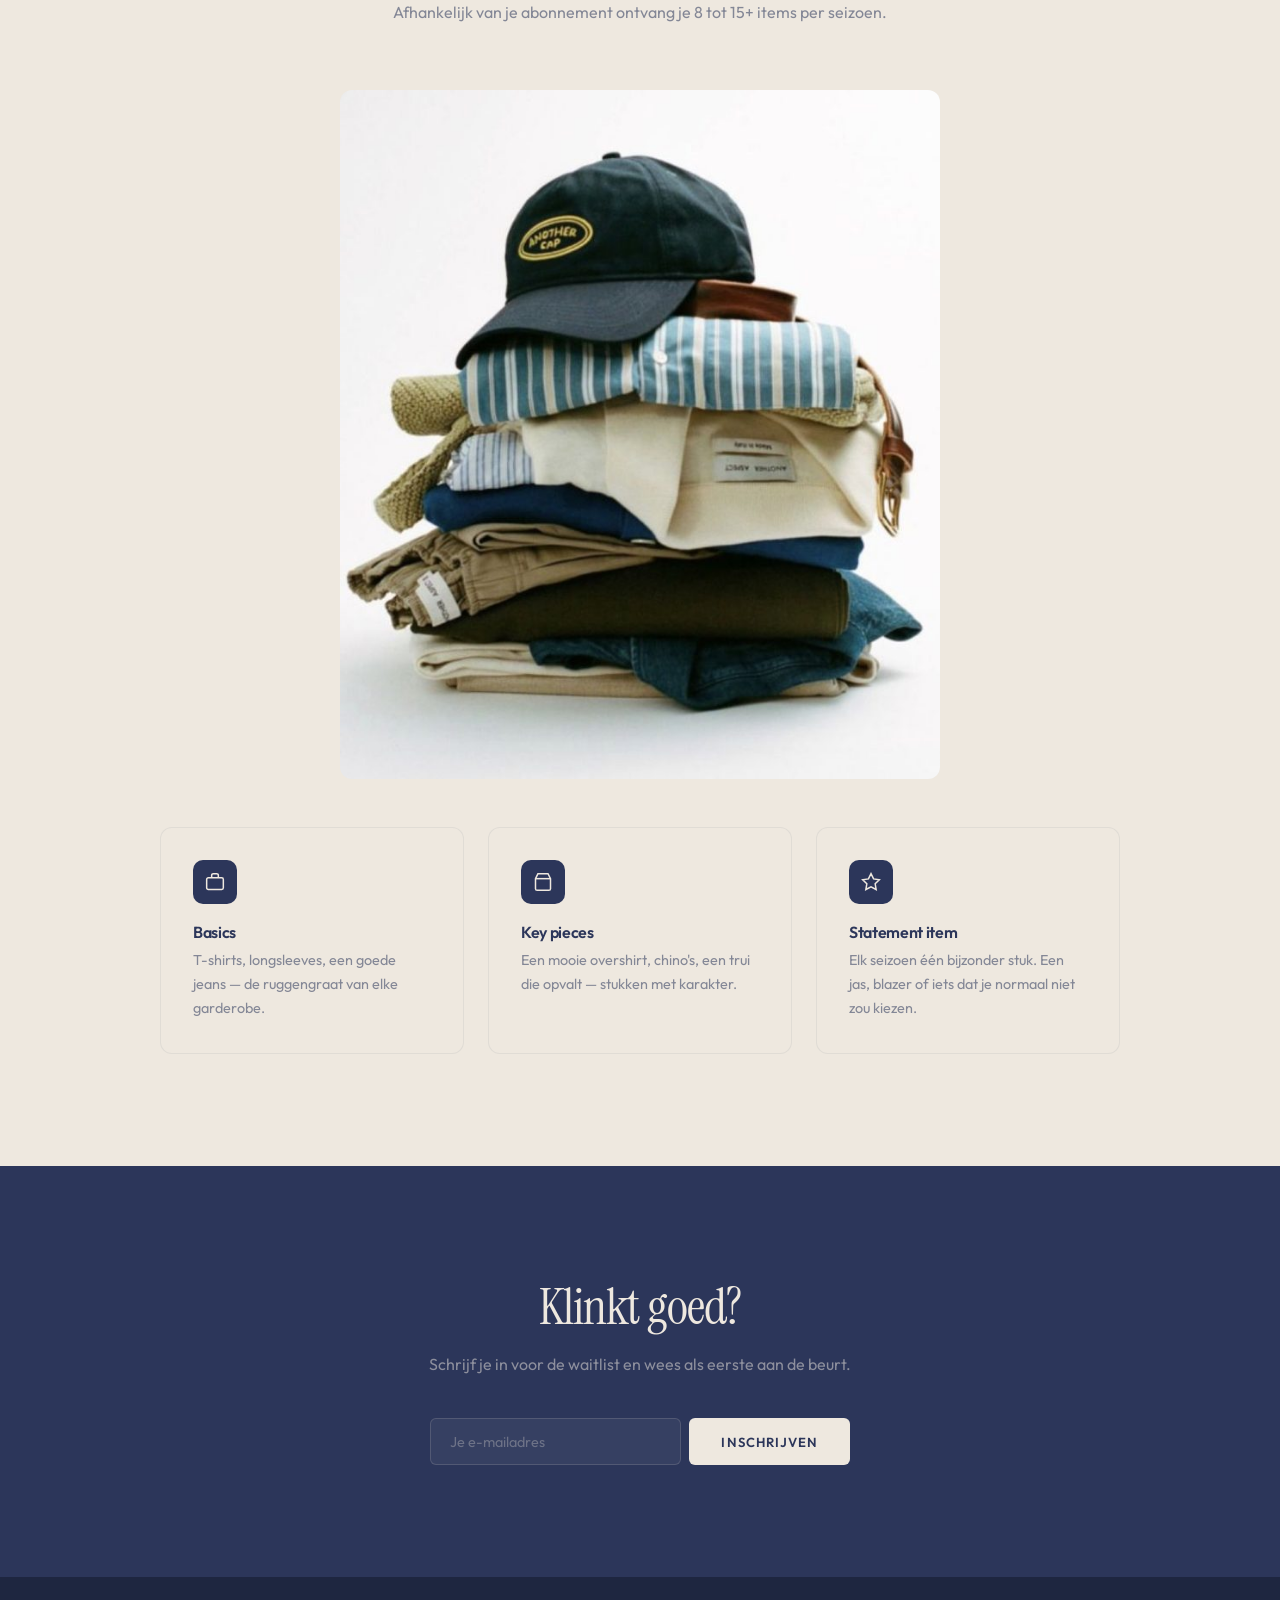
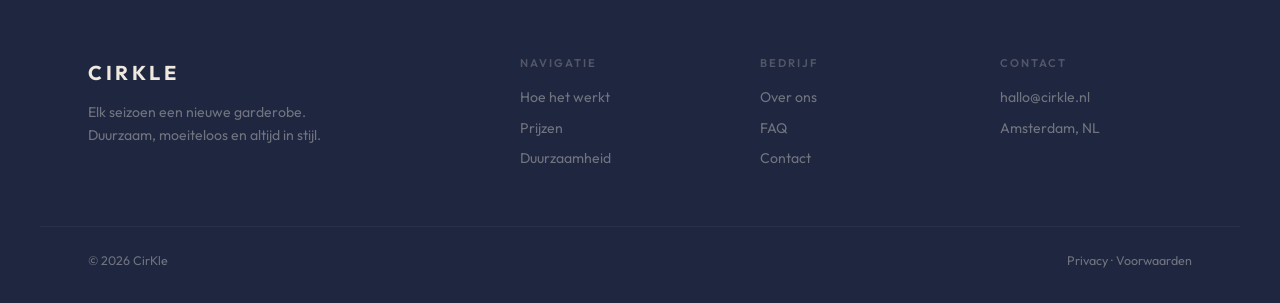
<file: hoe-het-werkt.html>
<!DOCTYPE html>
<html lang="nl">
<head>
  <meta charset="UTF-8">
  <meta name="viewport" content="width=device-width, initial-scale=1.0">
  <title>Hoe het werkt — CirKle</title>
  <meta name="description" content="Ontdek hoe CirKle werkt: van stijlquiz tot seizoenswisseling. In 4 simpele stappen een complete garderobe.">
  <link rel="preconnect" href="https://fonts.googleapis.com">
  <link rel="preconnect" href="https://fonts.gstatic.com" crossorigin>
  <link href="https://fonts.googleapis.com/css2?family=Instrument+Serif:ital@0;1&family=Outfit:wght@300;400;500;600;700&display=swap" rel="stylesheet">
  <link rel="canonical" href="https://caroline0081.github.io/cirkle/hoe-het-werkt.html">
  <link rel="icon" type="image/svg+xml" href="favicon.svg">
  <link rel="stylesheet" href="style.css">
</head>
<body>
  <nav class="nav"><div class="nav-inner"><a href="index.html" class="nav-logo">CIRKLE</a><ul class="nav-links" id="navLinks"><li><a href="hoe-het-werkt.html" class="active">Hoe het werkt</a></li><li><a href="prijzen.html">Prijzen</a></li><li><a href="duurzaamheid.html">Duurzaamheid</a></li><li><a href="over-ons.html">Over ons</a></li><li><a href="faq.html">FAQ</a></li><li><a href="contact.html">Contact</a></li><li><a href="index.html#waitlist" class="nav-cta">Schrijf je in</a></li></ul><button class="nav-toggle" id="navToggle" aria-label="Menu"><span></span><span></span><span></span></button></div></nav>

  <section class="page-hero section-cream">
    <div class="container text-center">
      <span class="section-label reveal">Het proces</span>
      <h1 class="section-title reveal">Hoe CirKle werkt</h1>
      <p class="section-subtitle centered reveal">Van stijlvoorkeuren tot een volledige garderobe aan je deur — in vier stappen.</p>
    </div>
  </section>

  <section class="section section-white">
    <div class="container">
      <div class="steps-list">
        <div class="step-item reveal"><div class="step-number">01</div><div class="step-content"><h3>Maak je stijlprofiel</h3><p>Start met onze korte stijlquiz. We vragen naar je maten, kleuren die je graag draagt, je dagelijkse activiteiten en hoe je jezelf het liefst kleedt. Dit profiel is de basis van alles.</p></div></div>
        <div class="step-item reveal"><div class="step-number">02</div><div class="step-content"><h3>Wij cureren jouw garderobe</h3><p>Op basis van je profiel stellen onze stylisten een complete seizoensgarderobe samen. Sterke basics, opvallende key pieces en alles daartussenin. Alles past bij elkaar — je kunt blind combineren.</p></div></div>
        <div class="step-item reveal"><div class="step-number">03</div><div class="step-content"><h3>Ontvang je CirKle-box</h3><p>Je garderobe wordt thuis bezorgd in een herbruikbare CirKle-box. Uitpakken, aantrekken, klaar. Past iets niet? Laat het weten en we passen je profiel aan.</p></div></div>
        <div class="step-item reveal"><div class="step-number">04</div><div class="step-content"><h3>Retourneer &amp; ontvang opnieuw</h3><p>Einde seizoen: stuur alles terug in dezelfde box. Heb je een favoriet? Geef het aan en je mag het houden. De rest wordt professioneel gereinigd en klaargezet voor een nieuw leven.</p></div></div>
      </div>
    </div>
  </section>

  <section class="section section-cream">
    <div class="container">
      <div class="section-header text-center reveal">
        <span class="section-label">De inhoud</span>
        <h2 class="section-title">Wat zit er in je CirKle-box?</h2>
        <p class="section-subtitle centered">Afhankelijk van je abonnement ontvang je 8 tot 15+ items per seizoen.</p>
      </div>
      <div class="reveal" style="max-width: 600px; margin: 0 auto 3rem; border-radius: 12px; overflow: hidden;">
        <img src="wardrobeFlatlay.jpg" alt="CirKle garderobe selectie" style="width:100%; display:block;">
      </div>
      <div class="features-grid" style="max-width: 960px; margin: 0 auto;">
        <div class="feature-card reveal"><div class="icon"><svg viewBox="0 0 24 24"><rect x="2" y="7" width="20" height="14" rx="2"/><path d="M16 7V4a2 2 0 0 0-2-2h-4a2 2 0 0 0-2 2v3"/></svg></div><h3>Basics</h3><p>T-shirts, longsleeves, een goede jeans — de ruggengraat van elke garderobe.</p></div>
        <div class="feature-card reveal reveal-d1"><div class="icon"><svg viewBox="0 0 24 24"><path d="M6 2L3 8v12a2 2 0 0 0 2 2h14a2 2 0 0 0 2-2V8l-3-6z"/><line x1="3" y1="8" x2="21" y2="8"/></svg></div><h3>Key pieces</h3><p>Een mooie overshirt, chino's, een trui die opvalt — stukken met karakter.</p></div>
        <div class="feature-card reveal reveal-d2"><div class="icon"><svg viewBox="0 0 24 24"><polygon points="12 2 15.09 8.26 22 9.27 17 14.14 18.18 21.02 12 17.77 5.82 21.02 7 14.14 2 9.27 8.91 8.26 12 2"/></svg></div><h3>Statement item</h3><p>Elk seizoen één bijzonder stuk. Een jas, blazer of iets dat je normaal niet zou kiezen.</p></div>
      </div>
    </div>
  </section>

  <section class="section section-navy">
    <div class="container text-center reveal">
      <h2 class="section-title">Klinkt goed?</h2>
      <p class="section-subtitle centered" style="margin-bottom: 2.5rem;">Schrijf je in voor de waitlist en wees als eerste aan de beurt.</p>
      <form class="waitlist-form waitlist-navy" action="https://github.us11.list-manage.com/subscribe/post" method="post" target="_blank" style="max-width: 420px; margin: 0 auto;">
        <input type="email" name="EMAIL" class="waitlist-input" placeholder="Je e-mailadres" required>
        <input type="hidden" name="u" value="8a1ce103df5516f06019a6693"><input type="hidden" name="id" value="a700c898cc"><input type="hidden" name="f_id" value="00ae17e1f0"><div style="position:absolute;left:-5000px" aria-hidden="true"><input type="text" name="b_8a1ce103df5516f06019a6693_a700c898cc" tabindex="-1" value=""></div><button type="submit" class="btn btn-white">Inschrijven</button>
      </form>
      <div class="waitlist-success" style="color: var(--cream); background: rgba(238,232,223,0.06); border-color: rgba(238,232,223,0.12);">Je staat op de lijst.</div>
    </div>
  </section>

  <footer class="footer"><div class="footer-grid"><div class="footer-brand"><span class="nav-logo">CIRKLE</span><p>Elk seizoen een nieuwe garderobe. Duurzaam, moeiteloos en altijd in stijl.</p></div><div class="footer-col"><h4>Navigatie</h4><a href="hoe-het-werkt.html">Hoe het werkt</a><a href="prijzen.html">Prijzen</a><a href="duurzaamheid.html">Duurzaamheid</a></div><div class="footer-col"><h4>Bedrijf</h4><a href="over-ons.html">Over ons</a><a href="faq.html">FAQ</a><a href="contact.html">Contact</a></div><div class="footer-col"><h4>Contact</h4><a href="mailto:hallo@cirkle.nl">hallo@cirkle.nl</a><span>Amsterdam, NL</span></div></div><div class="footer-bottom"><span>&copy; 2026 CirKle</span><span><a href="privacy.html">Privacy</a> · Voorwaarden</span></div></footer>
  <script src="main.js"></script>
</body>
</html>
</file>
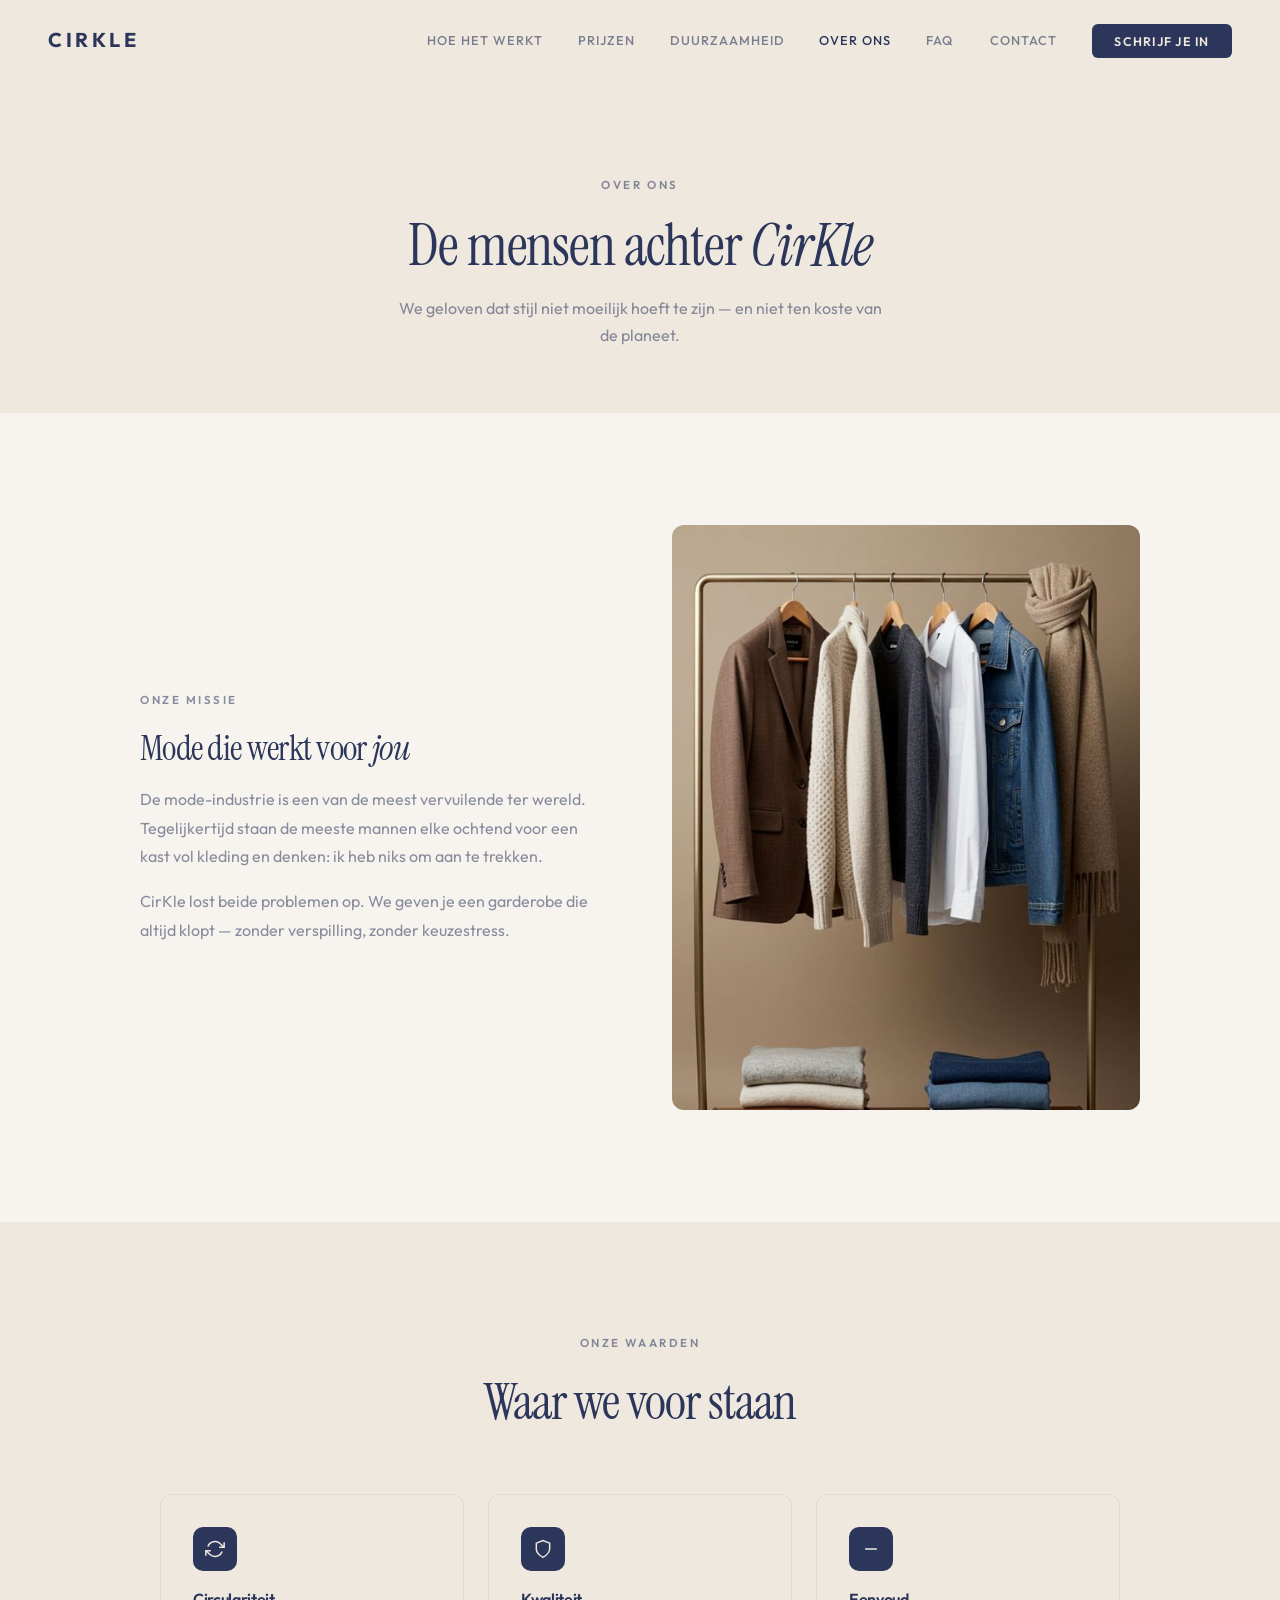
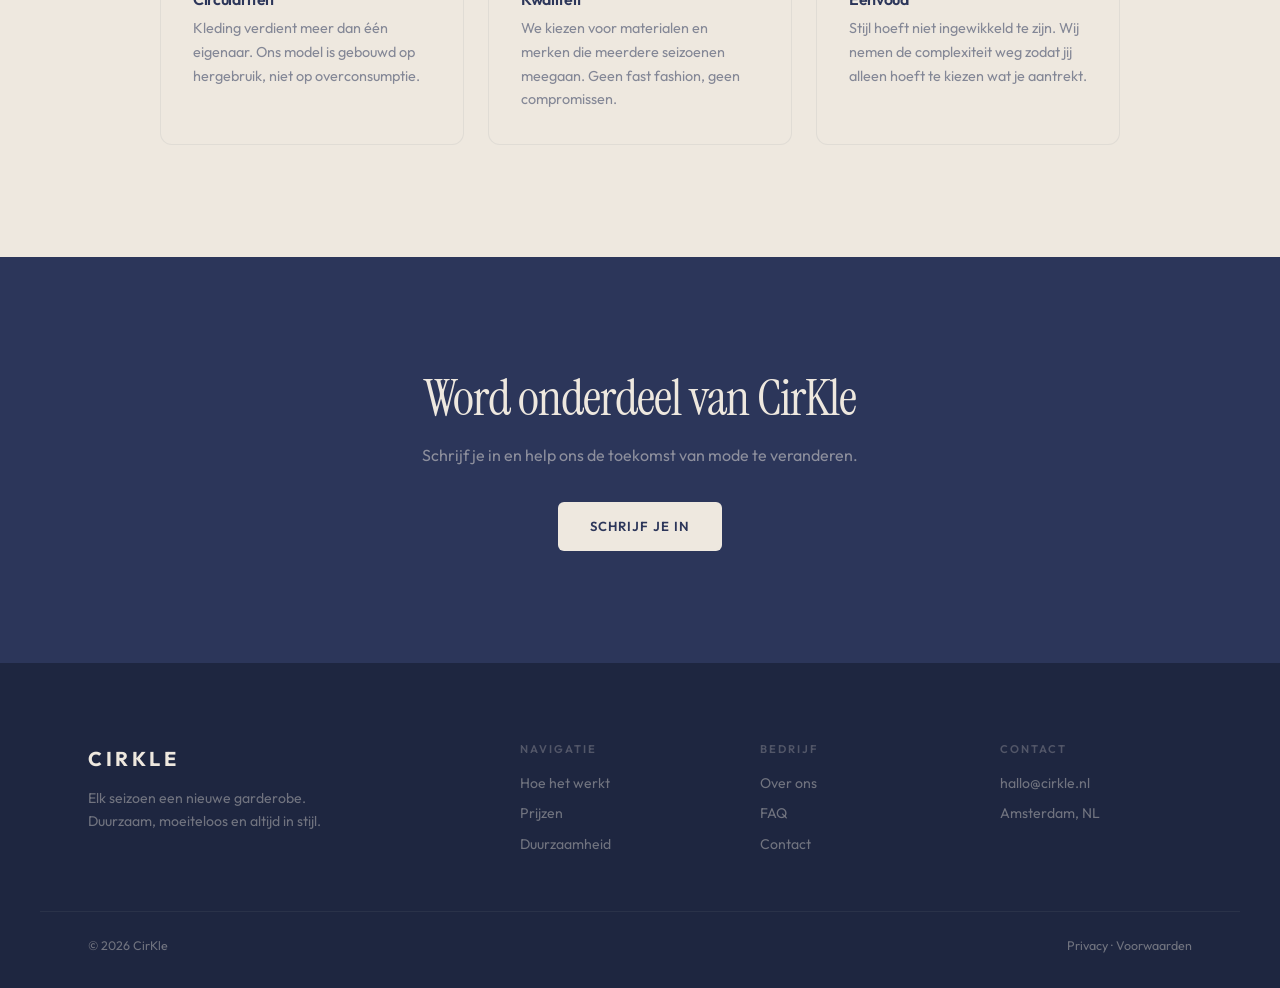
<file: over-ons.html>
<!DOCTYPE html>
<html lang="nl">
<head>
  <meta charset="UTF-8">
  <meta name="viewport" content="width=device-width, initial-scale=1.0">
  <title>Over ons — CirKle</title>
  <meta name="description" content="Het team en de missie achter CirKle. Stijl toegankelijk en duurzaam maken voor drukke mannen.">
  <link rel="preconnect" href="https://fonts.googleapis.com"><link rel="preconnect" href="https://fonts.gstatic.com" crossorigin><link href="https://fonts.googleapis.com/css2?family=Instrument+Serif:ital@0;1&family=Outfit:wght@300;400;500;600;700&display=swap" rel="stylesheet"><link rel="canonical" href="https://caroline0081.github.io/cirkle/over-ons.html">
  <link rel="icon" type="image/svg+xml" href="favicon.svg">
  <link rel="stylesheet" href="style.css">
</head>
<body>
  <nav class="nav"><div class="nav-inner"><a href="index.html" class="nav-logo">CIRKLE</a><ul class="nav-links" id="navLinks"><li><a href="hoe-het-werkt.html">Hoe het werkt</a></li><li><a href="prijzen.html">Prijzen</a></li><li><a href="duurzaamheid.html">Duurzaamheid</a></li><li><a href="over-ons.html" class="active">Over ons</a></li><li><a href="faq.html">FAQ</a></li><li><a href="contact.html">Contact</a></li><li><a href="index.html#waitlist" class="nav-cta">Schrijf je in</a></li></ul><button class="nav-toggle" id="navToggle" aria-label="Menu"><span></span><span></span><span></span></button></div></nav>

  <section class="page-hero section-cream">
    <div class="container text-center">
      <span class="section-label reveal">Over ons</span>
      <h1 class="section-title reveal">De mensen achter <em>CirKle</em></h1>
      <p class="section-subtitle centered reveal">We geloven dat stijl niet moeilijk hoeft te zijn — en niet ten koste van de planeet.</p>
    </div>
  </section>

  <section class="section section-white">
    <div class="container">
      <div style="display: grid; grid-template-columns: 1fr 1fr; gap: 4rem; align-items: center; max-width: 1000px; margin: 0 auto;">
        <div class="reveal">
          <span class="section-label">Onze missie</span>
          <h2 class="section-title" style="font-size: 2.2rem;">Mode die werkt voor <em>jou</em></h2>
          <p style="color: var(--text-secondary); line-height: 1.8; margin-bottom: 1rem;">De mode-industrie is een van de meest vervuilende ter wereld. Tegelijkertijd staan de meeste mannen elke ochtend voor een kast vol kleding en denken: ik heb niks om aan te trekken.</p>
          <p style="color: var(--text-secondary); line-height: 1.8;">CirKle lost beide problemen op. We geven je een garderobe die altijd klopt — zonder verspilling, zonder keuzestress.</p>
        </div>
        <div class="reveal reveal-d2" style="border-radius: 12px; aspect-ratio: 4/5; overflow: hidden;">
          <img src="about_us.jpg" alt="CirKle garderobe" style="width:100%;height:100%;object-fit:cover;">
        </div>
      </div>
    </div>
  </section>

  <section class="section section-cream">
    <div class="container">
      <div class="section-header text-center reveal">
        <span class="section-label">Onze waarden</span>
        <h2 class="section-title">Waar we voor staan</h2>
      </div>
      <div class="features-grid" style="max-width: 960px; margin: 0 auto;">
        <div class="feature-card reveal"><div class="icon"><svg viewBox="0 0 24 24"><polyline points="23 4 23 10 17 10"/><polyline points="1 20 1 14 7 14"/><path d="M3.51 9a9 9 0 0 1 14.85-3.36L23 10M1 14l4.64 4.36A9 9 0 0 0 20.49 15"/></svg></div><h3>Circulariteit</h3><p>Kleding verdient meer dan één eigenaar. Ons model is gebouwd op hergebruik, niet op overconsumptie.</p></div>
        <div class="feature-card reveal reveal-d1"><div class="icon"><svg viewBox="0 0 24 24"><path d="M12 22s8-4 8-10V5l-8-3-8 3v7c0 6 8 10 8 10z"/></svg></div><h3>Kwaliteit</h3><p>We kiezen voor materialen en merken die meerdere seizoenen meegaan. Geen fast fashion, geen compromissen.</p></div>
        <div class="feature-card reveal reveal-d2"><div class="icon"><svg viewBox="0 0 24 24"><line x1="5" y1="12" x2="19" y2="12"/></svg></div><h3>Eenvoud</h3><p>Stijl hoeft niet ingewikkeld te zijn. Wij nemen de complexiteit weg zodat jij alleen hoeft te kiezen wat je aantrekt.</p></div>
      </div>
    </div>
  </section>

  <section class="section section-navy">
    <div class="container text-center reveal">
      <h2 class="section-title">Word onderdeel van CirKle</h2>
      <p class="section-subtitle centered" style="margin-bottom: 2rem;">Schrijf je in en help ons de toekomst van mode te veranderen.</p>
      <a href="index.html#waitlist" class="btn btn-white">Schrijf je in</a>
    </div>
  </section>

  <footer class="footer"><div class="footer-grid"><div class="footer-brand"><span class="nav-logo">CIRKLE</span><p>Elk seizoen een nieuwe garderobe. Duurzaam, moeiteloos en altijd in stijl.</p></div><div class="footer-col"><h4>Navigatie</h4><a href="hoe-het-werkt.html">Hoe het werkt</a><a href="prijzen.html">Prijzen</a><a href="duurzaamheid.html">Duurzaamheid</a></div><div class="footer-col"><h4>Bedrijf</h4><a href="over-ons.html">Over ons</a><a href="faq.html">FAQ</a><a href="contact.html">Contact</a></div><div class="footer-col"><h4>Contact</h4><a href="mailto:hallo@cirkle.nl">hallo@cirkle.nl</a><span>Amsterdam, NL</span></div></div><div class="footer-bottom"><span>&copy; 2026 CirKle</span><span><a href="privacy.html">Privacy</a> · Voorwaarden</span></div></footer>
  <script src="main.js"></script>
</body>
</html>
</file>
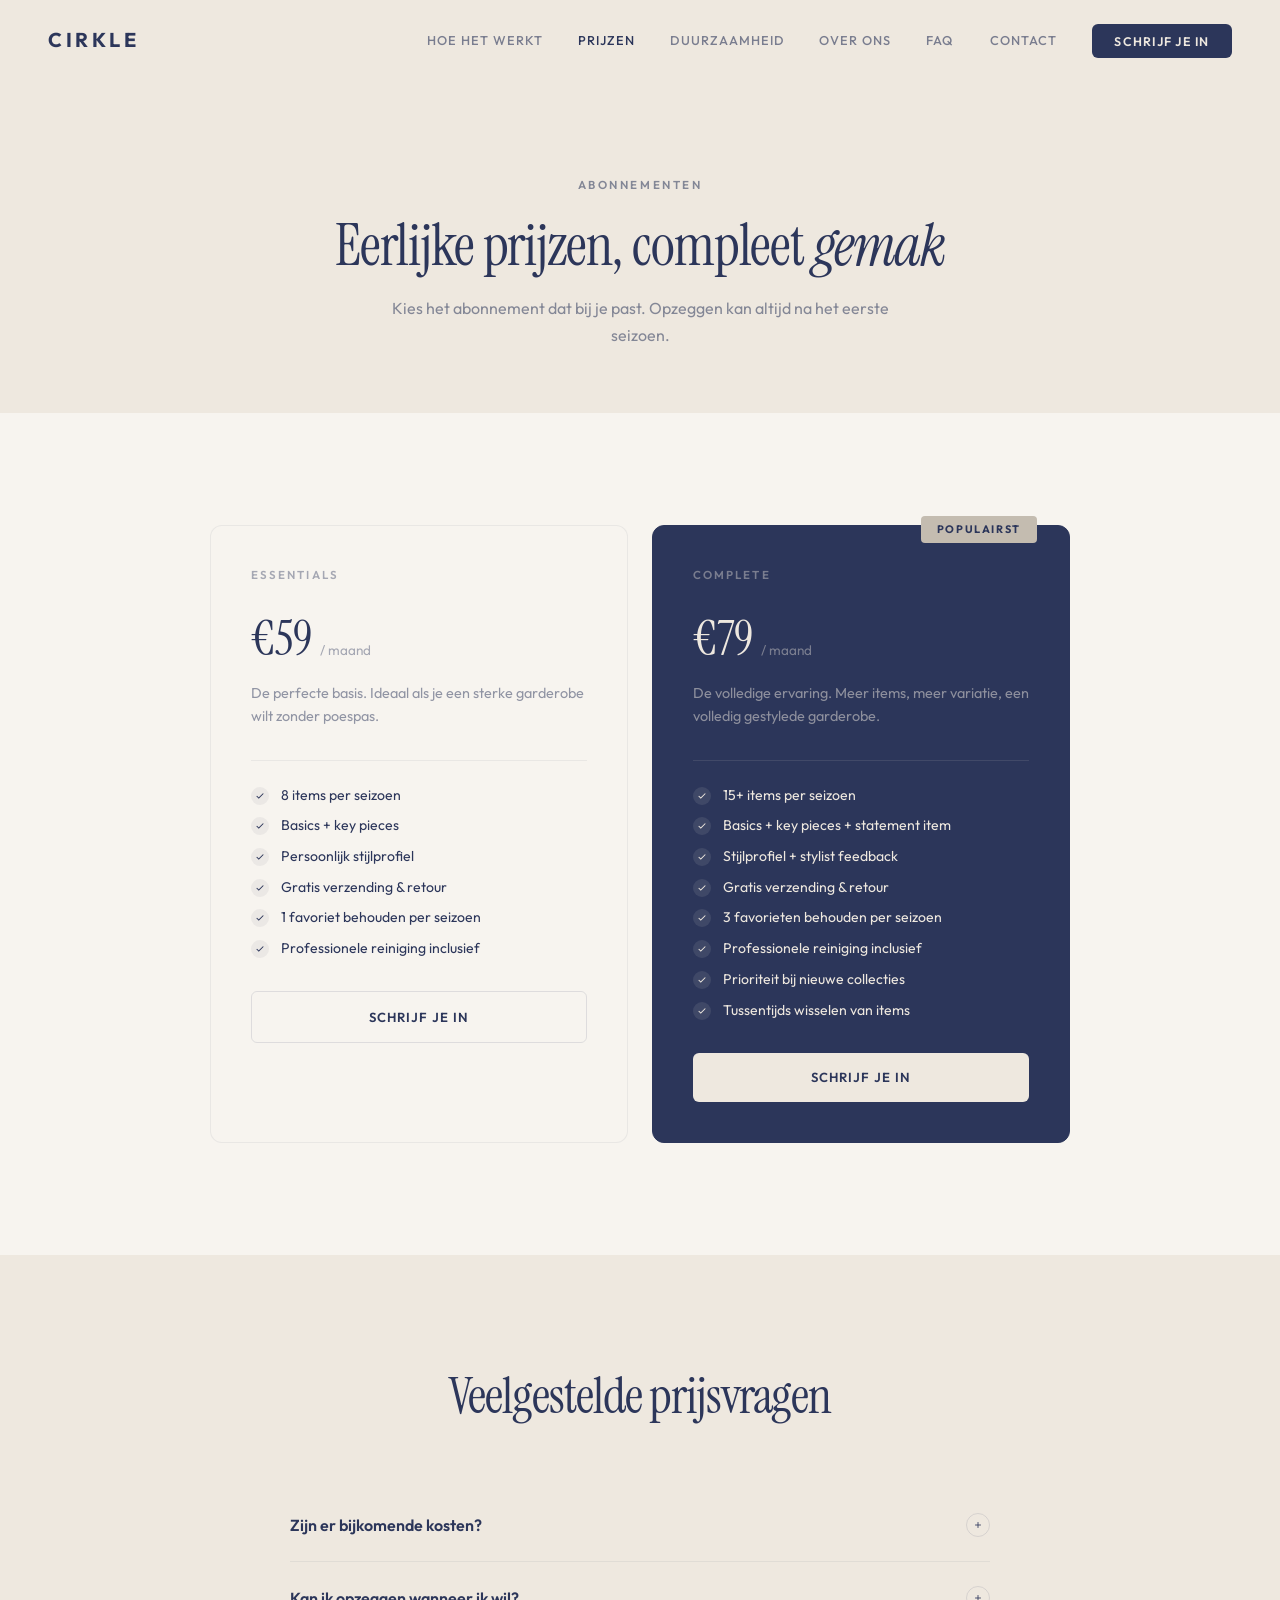
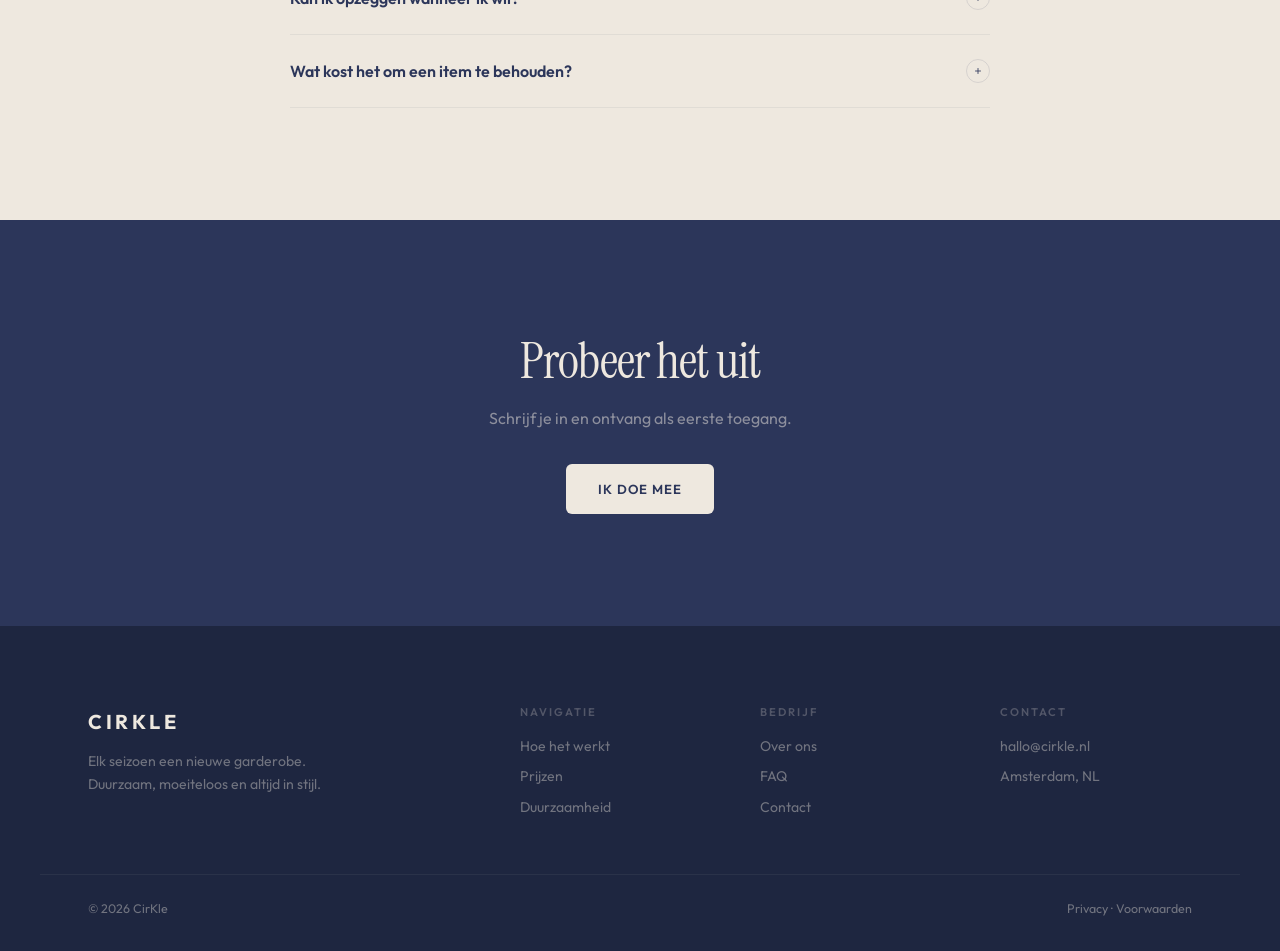
<file: prijzen.html>
<!DOCTYPE html>
<html lang="nl">
<head>
  <meta charset="UTF-8">
  <meta name="viewport" content="width=device-width, initial-scale=1.0">
  <title>Prijzen — CirKle</title>
  <meta name="description" content="CirKle abonnementen vanaf €59/maand. Essentials of Complete — kies wat bij je past.">
  <link rel="preconnect" href="https://fonts.googleapis.com"><link rel="preconnect" href="https://fonts.gstatic.com" crossorigin><link href="https://fonts.googleapis.com/css2?family=Instrument+Serif:ital@0;1&family=Outfit:wght@300;400;500;600;700&display=swap" rel="stylesheet"><link rel="canonical" href="https://caroline0081.github.io/cirkle/prijzen.html">
  <link rel="icon" type="image/svg+xml" href="favicon.svg">
  <link rel="stylesheet" href="style.css">
</head>
<body>
  <nav class="nav"><div class="nav-inner"><a href="index.html" class="nav-logo">CIRKLE</a><ul class="nav-links" id="navLinks"><li><a href="hoe-het-werkt.html">Hoe het werkt</a></li><li><a href="prijzen.html" class="active">Prijzen</a></li><li><a href="duurzaamheid.html">Duurzaamheid</a></li><li><a href="over-ons.html">Over ons</a></li><li><a href="faq.html">FAQ</a></li><li><a href="contact.html">Contact</a></li><li><a href="index.html#waitlist" class="nav-cta">Schrijf je in</a></li></ul><button class="nav-toggle" id="navToggle" aria-label="Menu"><span></span><span></span><span></span></button></div></nav>

  <section class="page-hero section-cream">
    <div class="container text-center">
      <span class="section-label reveal">Abonnementen</span>
      <h1 class="section-title reveal">Eerlijke prijzen, compleet <em>gemak</em></h1>
      <p class="section-subtitle centered reveal">Kies het abonnement dat bij je past. Opzeggen kan altijd na het eerste seizoen.</p>
    </div>
  </section>

  <section class="section section-white">
    <div class="container">
      <div class="pricing-grid">
        <div class="pricing-card reveal">
          <div class="pricing-name">Essentials</div>
          <div class="pricing-price">&euro;59 <span>/ maand</span></div>
          <p class="pricing-desc">De perfecte basis. Ideaal als je een sterke garderobe wilt zonder poespas.</p>
          <div class="pricing-divider"></div>
          <div class="pricing-features">
            <div class="pricing-feature"><span class="pricing-check"><svg viewBox="0 0 24 24"><polyline points="20 6 9 17 4 12"/></svg></span><span>8 items per seizoen</span></div>
            <div class="pricing-feature"><span class="pricing-check"><svg viewBox="0 0 24 24"><polyline points="20 6 9 17 4 12"/></svg></span><span>Basics + key pieces</span></div>
            <div class="pricing-feature"><span class="pricing-check"><svg viewBox="0 0 24 24"><polyline points="20 6 9 17 4 12"/></svg></span><span>Persoonlijk stijlprofiel</span></div>
            <div class="pricing-feature"><span class="pricing-check"><svg viewBox="0 0 24 24"><polyline points="20 6 9 17 4 12"/></svg></span><span>Gratis verzending &amp; retour</span></div>
            <div class="pricing-feature"><span class="pricing-check"><svg viewBox="0 0 24 24"><polyline points="20 6 9 17 4 12"/></svg></span><span>1 favoriet behouden per seizoen</span></div>
            <div class="pricing-feature"><span class="pricing-check"><svg viewBox="0 0 24 24"><polyline points="20 6 9 17 4 12"/></svg></span><span>Professionele reiniging inclusief</span></div>
          </div>
          <a href="index.html#waitlist" class="btn btn-outline btn-full">Schrijf je in</a>
        </div>
        <div class="pricing-card featured reveal reveal-d1">
          <div class="pricing-badge">Populairst</div>
          <div class="pricing-name">Complete</div>
          <div class="pricing-price">&euro;79 <span>/ maand</span></div>
          <p class="pricing-desc">De volledige ervaring. Meer items, meer variatie, een volledig gestylede garderobe.</p>
          <div class="pricing-divider"></div>
          <div class="pricing-features">
            <div class="pricing-feature"><span class="pricing-check"><svg viewBox="0 0 24 24"><polyline points="20 6 9 17 4 12"/></svg></span><span>15+ items per seizoen</span></div>
            <div class="pricing-feature"><span class="pricing-check"><svg viewBox="0 0 24 24"><polyline points="20 6 9 17 4 12"/></svg></span><span>Basics + key pieces + statement item</span></div>
            <div class="pricing-feature"><span class="pricing-check"><svg viewBox="0 0 24 24"><polyline points="20 6 9 17 4 12"/></svg></span><span>Stijlprofiel + stylist feedback</span></div>
            <div class="pricing-feature"><span class="pricing-check"><svg viewBox="0 0 24 24"><polyline points="20 6 9 17 4 12"/></svg></span><span>Gratis verzending &amp; retour</span></div>
            <div class="pricing-feature"><span class="pricing-check"><svg viewBox="0 0 24 24"><polyline points="20 6 9 17 4 12"/></svg></span><span>3 favorieten behouden per seizoen</span></div>
            <div class="pricing-feature"><span class="pricing-check"><svg viewBox="0 0 24 24"><polyline points="20 6 9 17 4 12"/></svg></span><span>Professionele reiniging inclusief</span></div>
            <div class="pricing-feature"><span class="pricing-check"><svg viewBox="0 0 24 24"><polyline points="20 6 9 17 4 12"/></svg></span><span>Prioriteit bij nieuwe collecties</span></div>
            <div class="pricing-feature"><span class="pricing-check"><svg viewBox="0 0 24 24"><polyline points="20 6 9 17 4 12"/></svg></span><span>Tussentijds wisselen van items</span></div>
          </div>
          <a href="index.html#waitlist" class="btn btn-white btn-full">Schrijf je in</a>
        </div>
      </div>
    </div>
  </section>

  <section class="section section-cream">
    <div class="container">
      <div class="section-header text-center reveal"><h2 class="section-title">Veelgestelde prijsvragen</h2></div>
      <div class="faq-list">
        <div class="faq-item"><button class="faq-question">Zijn er bijkomende kosten?<span class="faq-toggle"><svg viewBox="0 0 24 24"><line x1="12" y1="5" x2="12" y2="19"/><line x1="5" y1="12" x2="19" y2="12"/></svg></span></button><div class="faq-answer"><div class="faq-answer-inner">Nee. Verzending, retour en reiniging zitten inbegrepen. Alleen als je een item wilt behouden, betaal je een extra vergoeding.</div></div></div>
        <div class="faq-item"><button class="faq-question">Kan ik opzeggen wanneer ik wil?<span class="faq-toggle"><svg viewBox="0 0 24 24"><line x1="12" y1="5" x2="12" y2="19"/><line x1="5" y1="12" x2="19" y2="12"/></svg></span></button><div class="faq-answer"><div class="faq-answer-inner">Na het eerste seizoen (3 maanden) kun je maandelijks opzeggen. We vragen je wel om lopende items te retourneren.</div></div></div>
        <div class="faq-item"><button class="faq-question">Wat kost het om een item te behouden?<span class="faq-toggle"><svg viewBox="0 0 24 24"><line x1="12" y1="5" x2="12" y2="19"/><line x1="5" y1="12" x2="19" y2="12"/></svg></span></button><div class="faq-answer"><div class="faq-answer-inner">Reken op 30–60% van de originele winkelprijs. Omdat de kleding al gedragen is, betaal je nooit de volle prijs.</div></div></div>
      </div>
    </div>
  </section>

  <section class="section section-navy">
    <div class="container text-center reveal">
      <h2 class="section-title">Probeer het uit</h2>
      <p class="section-subtitle centered" style="margin-bottom: 2rem;">Schrijf je in en ontvang als eerste toegang.</p>
      <a href="index.html#waitlist" class="btn btn-white">Ik doe mee</a>
    </div>
  </section>

  <footer class="footer"><div class="footer-grid"><div class="footer-brand"><span class="nav-logo">CIRKLE</span><p>Elk seizoen een nieuwe garderobe. Duurzaam, moeiteloos en altijd in stijl.</p></div><div class="footer-col"><h4>Navigatie</h4><a href="hoe-het-werkt.html">Hoe het werkt</a><a href="prijzen.html">Prijzen</a><a href="duurzaamheid.html">Duurzaamheid</a></div><div class="footer-col"><h4>Bedrijf</h4><a href="over-ons.html">Over ons</a><a href="faq.html">FAQ</a><a href="contact.html">Contact</a></div><div class="footer-col"><h4>Contact</h4><a href="mailto:hallo@cirkle.nl">hallo@cirkle.nl</a><span>Amsterdam, NL</span></div></div><div class="footer-bottom"><span>&copy; 2026 CirKle</span><span><a href="privacy.html">Privacy</a> · Voorwaarden</span></div></footer>
  <script src="main.js"></script>
</body>
</html>
</file>
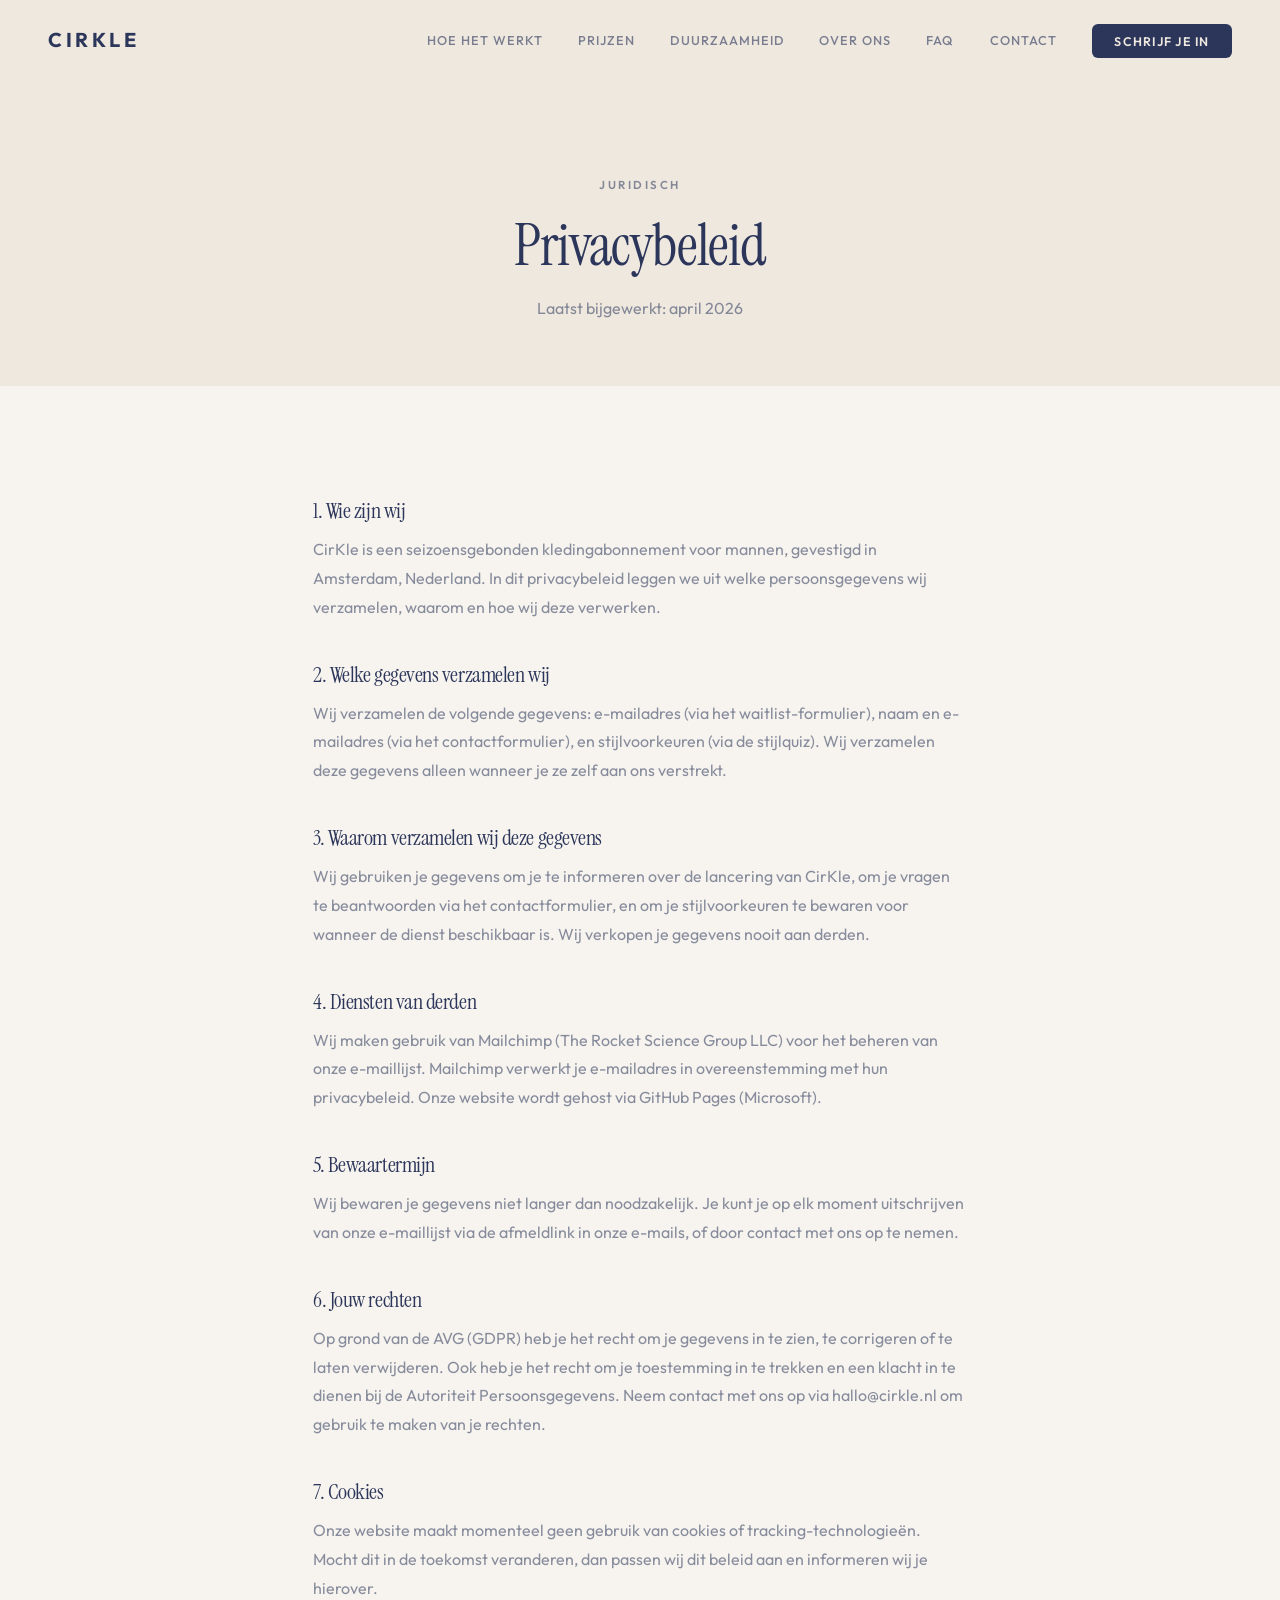
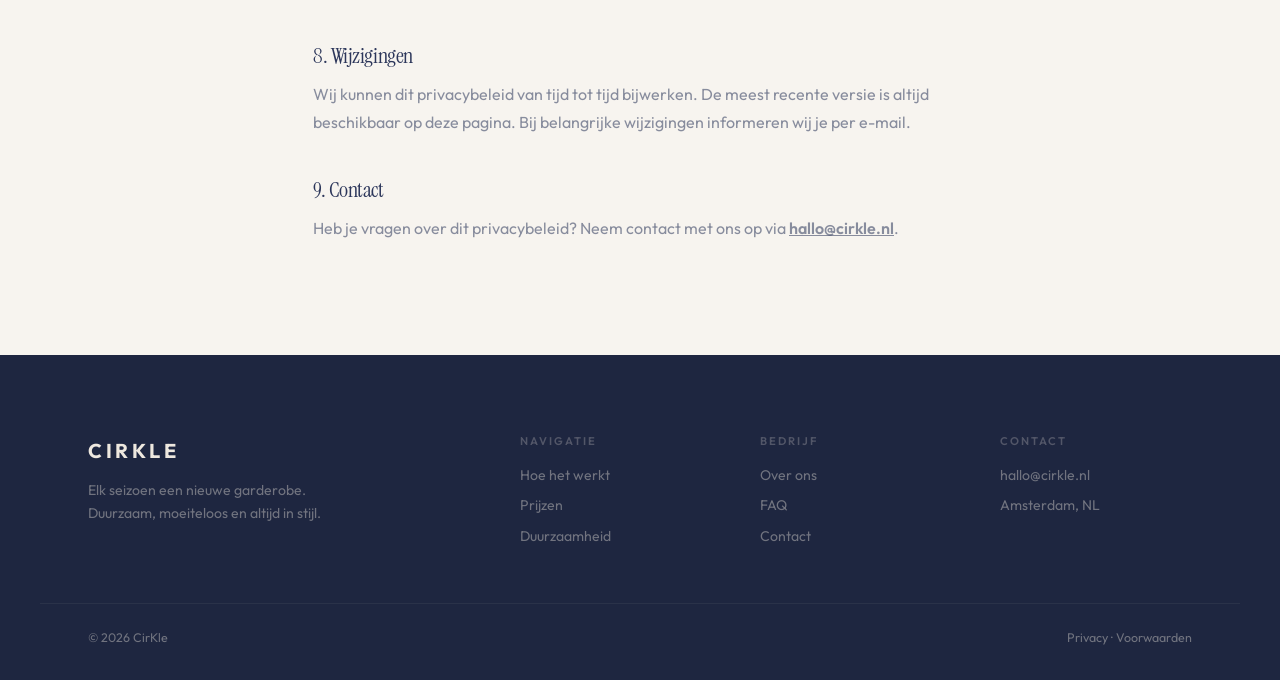
<file: privacy.html>
<!DOCTYPE html>
<html lang="nl">
<head>
  <meta charset="UTF-8">
  <meta name="viewport" content="width=device-width, initial-scale=1.0">
  <title>Privacybeleid — CirKle</title>
  <meta name="description" content="Lees hoe CirKle omgaat met je persoonsgegevens. Transparantie en privacy staan bij ons centraal.">
  <link rel="preconnect" href="https://fonts.googleapis.com"><link rel="preconnect" href="https://fonts.gstatic.com" crossorigin><link href="https://fonts.googleapis.com/css2?family=Instrument+Serif:ital@0;1&family=Outfit:wght@300;400;500;600;700&display=swap" rel="stylesheet">
  <link rel="canonical" href="https://caroline0081.github.io/cirkle/privacy.html">
  <link rel="icon" type="image/svg+xml" href="favicon.svg">
  <link rel="stylesheet" href="style.css">
</head>
<body>
  <nav class="nav"><div class="nav-inner"><a href="index.html" class="nav-logo">CIRKLE</a><ul class="nav-links" id="navLinks"><li><a href="hoe-het-werkt.html">Hoe het werkt</a></li><li><a href="prijzen.html">Prijzen</a></li><li><a href="duurzaamheid.html">Duurzaamheid</a></li><li><a href="over-ons.html">Over ons</a></li><li><a href="faq.html">FAQ</a></li><li><a href="contact.html">Contact</a></li><li><a href="index.html#waitlist" class="nav-cta">Schrijf je in</a></li></ul><button class="nav-toggle" id="navToggle" aria-label="Menu"><span></span><span></span><span></span></button></div></nav>

  <section class="page-hero section-cream">
    <div class="container text-center">
      <span class="section-label reveal">Juridisch</span>
      <h1 class="section-title reveal">Privacybeleid</h1>
      <p class="section-subtitle centered reveal">Laatst bijgewerkt: april 2026</p>
    </div>
  </section>

  <section class="section section-white">
    <div class="container" style="max-width: 750px;">
      <div class="reveal" style="display: flex; flex-direction: column; gap: 2.5rem;">

        <div>
          <h2 style="font-size: 1.4rem; margin-bottom: 0.75rem;">1. Wie zijn wij</h2>
          <p style="color: var(--text-secondary); line-height: 1.8;">CirKle is een seizoensgebonden kledingabonnement voor mannen, gevestigd in Amsterdam, Nederland. In dit privacybeleid leggen we uit welke persoonsgegevens wij verzamelen, waarom en hoe wij deze verwerken.</p>
        </div>

        <div>
          <h2 style="font-size: 1.4rem; margin-bottom: 0.75rem;">2. Welke gegevens verzamelen wij</h2>
          <p style="color: var(--text-secondary); line-height: 1.8;">Wij verzamelen de volgende gegevens: e-mailadres (via het waitlist-formulier), naam en e-mailadres (via het contactformulier), en stijlvoorkeuren (via de stijlquiz). Wij verzamelen deze gegevens alleen wanneer je ze zelf aan ons verstrekt.</p>
        </div>

        <div>
          <h2 style="font-size: 1.4rem; margin-bottom: 0.75rem;">3. Waarom verzamelen wij deze gegevens</h2>
          <p style="color: var(--text-secondary); line-height: 1.8;">Wij gebruiken je gegevens om je te informeren over de lancering van CirKle, om je vragen te beantwoorden via het contactformulier, en om je stijlvoorkeuren te bewaren voor wanneer de dienst beschikbaar is. Wij verkopen je gegevens nooit aan derden.</p>
        </div>

        <div>
          <h2 style="font-size: 1.4rem; margin-bottom: 0.75rem;">4. Diensten van derden</h2>
          <p style="color: var(--text-secondary); line-height: 1.8;">Wij maken gebruik van Mailchimp (The Rocket Science Group LLC) voor het beheren van onze e-maillijst. Mailchimp verwerkt je e-mailadres in overeenstemming met hun privacybeleid. Onze website wordt gehost via GitHub Pages (Microsoft).</p>
        </div>

        <div>
          <h2 style="font-size: 1.4rem; margin-bottom: 0.75rem;">5. Bewaartermijn</h2>
          <p style="color: var(--text-secondary); line-height: 1.8;">Wij bewaren je gegevens niet langer dan noodzakelijk. Je kunt je op elk moment uitschrijven van onze e-maillijst via de afmeldlink in onze e-mails, of door contact met ons op te nemen.</p>
        </div>

        <div>
          <h2 style="font-size: 1.4rem; margin-bottom: 0.75rem;">6. Jouw rechten</h2>
          <p style="color: var(--text-secondary); line-height: 1.8;">Op grond van de AVG (GDPR) heb je het recht om je gegevens in te zien, te corrigeren of te laten verwijderen. Ook heb je het recht om je toestemming in te trekken en een klacht in te dienen bij de Autoriteit Persoonsgegevens. Neem contact met ons op via hallo@cirkle.nl om gebruik te maken van je rechten.</p>
        </div>

        <div>
          <h2 style="font-size: 1.4rem; margin-bottom: 0.75rem;">7. Cookies</h2>
          <p style="color: var(--text-secondary); line-height: 1.8;">Onze website maakt momenteel geen gebruik van cookies of tracking-technologieën. Mocht dit in de toekomst veranderen, dan passen wij dit beleid aan en informeren wij je hierover.</p>
        </div>

        <div>
          <h2 style="font-size: 1.4rem; margin-bottom: 0.75rem;">8. Wijzigingen</h2>
          <p style="color: var(--text-secondary); line-height: 1.8;">Wij kunnen dit privacybeleid van tijd tot tijd bijwerken. De meest recente versie is altijd beschikbaar op deze pagina. Bij belangrijke wijzigingen informeren wij je per e-mail.</p>
        </div>

        <div>
          <h2 style="font-size: 1.4rem; margin-bottom: 0.75rem;">9. Contact</h2>
          <p style="color: var(--text-secondary); line-height: 1.8;">Heb je vragen over dit privacybeleid? Neem contact met ons op via <a href="mailto:hallo@cirkle.nl" style="text-decoration: underline; font-weight: 600;">hallo@cirkle.nl</a>.</p>
        </div>

      </div>
    </div>
  </section>

  <footer class="footer"><div class="footer-grid"><div class="footer-brand"><span class="nav-logo">CIRKLE</span><p>Elk seizoen een nieuwe garderobe. Duurzaam, moeiteloos en altijd in stijl.</p></div><div class="footer-col"><h4>Navigatie</h4><a href="hoe-het-werkt.html">Hoe het werkt</a><a href="prijzen.html">Prijzen</a><a href="duurzaamheid.html">Duurzaamheid</a></div><div class="footer-col"><h4>Bedrijf</h4><a href="over-ons.html">Over ons</a><a href="faq.html">FAQ</a><a href="contact.html">Contact</a></div><div class="footer-col"><h4>Contact</h4><a href="mailto:hallo@cirkle.nl">hallo@cirkle.nl</a><span>Amsterdam, NL</span></div></div><div class="footer-bottom"><span>&copy; 2026 CirKle</span><span><a href="privacy.html">Privacy</a> · Voorwaarden</span></div></footer>
  <script src="main.js"></script>
</body>
</html>
</file>
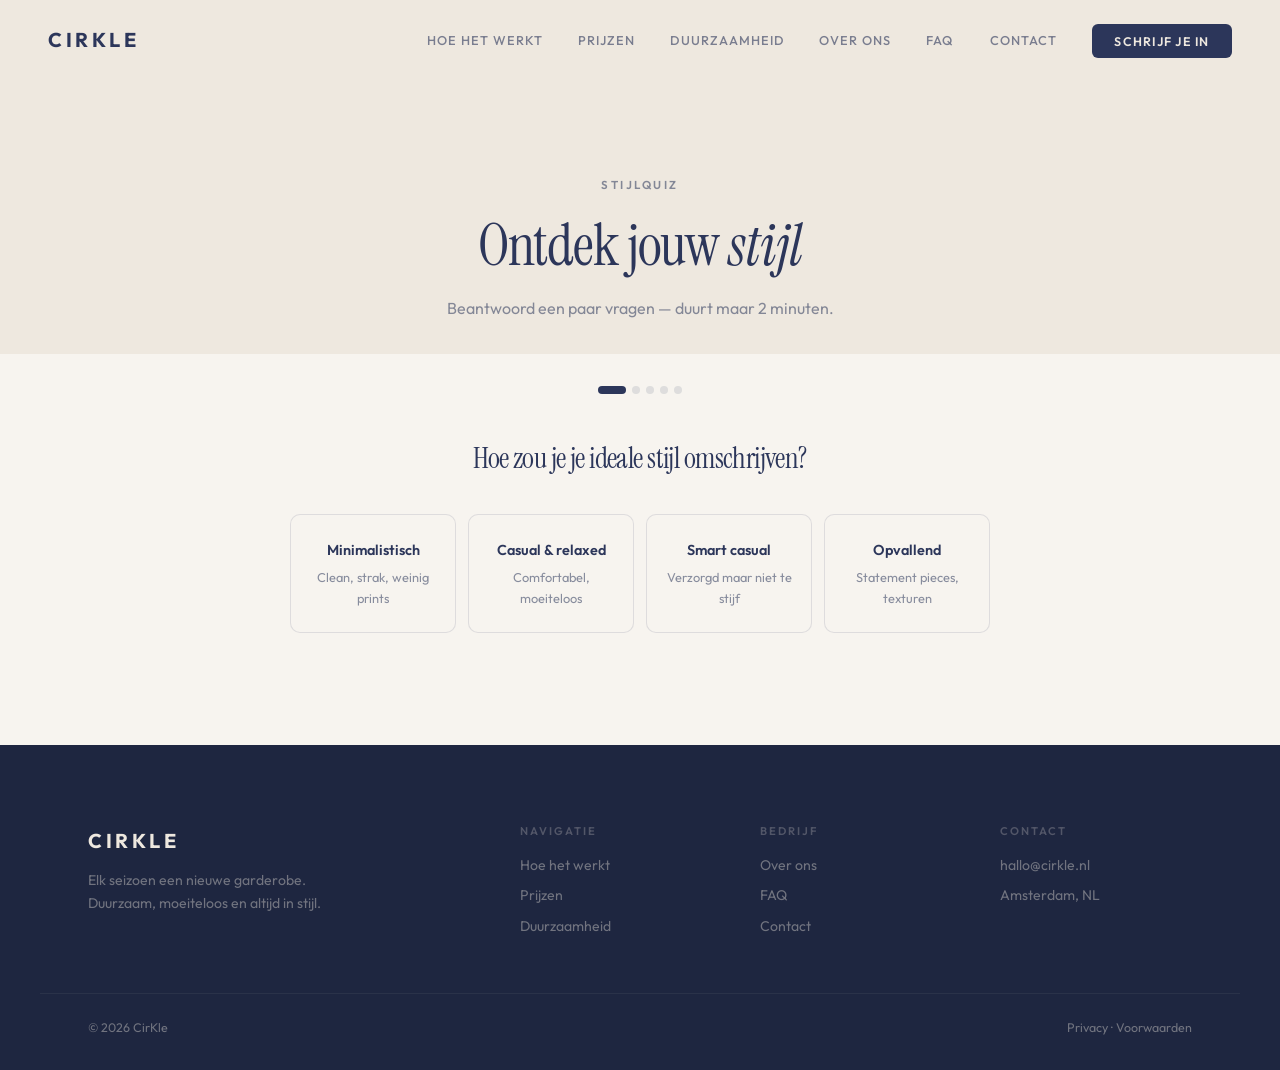
<file: stijlquiz.html>
<!DOCTYPE html>
<html lang="nl">
<head>
  <meta charset="UTF-8">
  <meta name="viewport" content="width=device-width, initial-scale=1.0">
  <title>Stijlquiz — CirKle</title>
  <meta name="description" content="Ontdek je stijl met de CirKle stijlquiz. In een paar stappen weten wij precies wat bij jou past.">
  <link rel="preconnect" href="https://fonts.googleapis.com"><link rel="preconnect" href="https://fonts.gstatic.com" crossorigin><link href="https://fonts.googleapis.com/css2?family=Instrument+Serif:ital@0;1&family=Outfit:wght@300;400;500;600;700&display=swap" rel="stylesheet"><link rel="canonical" href="https://caroline0081.github.io/cirkle/stijlquiz.html">
  <link rel="icon" type="image/svg+xml" href="favicon.svg">
  <link rel="stylesheet" href="style.css">
</head>
<body>
  <nav class="nav"><div class="nav-inner"><a href="index.html" class="nav-logo">CIRKLE</a><ul class="nav-links" id="navLinks"><li><a href="hoe-het-werkt.html">Hoe het werkt</a></li><li><a href="prijzen.html">Prijzen</a></li><li><a href="duurzaamheid.html">Duurzaamheid</a></li><li><a href="over-ons.html">Over ons</a></li><li><a href="faq.html">FAQ</a></li><li><a href="contact.html">Contact</a></li><li><a href="index.html#waitlist" class="nav-cta">Schrijf je in</a></li></ul><button class="nav-toggle" id="navToggle" aria-label="Menu"><span></span><span></span><span></span></button></div></nav>

  <section class="page-hero section-cream" style="padding-bottom: 2rem;">
    <div class="container text-center">
      <span class="section-label reveal">Stijlquiz</span>
      <h1 class="section-title reveal">Ontdek jouw <em>stijl</em></h1>
      <p class="section-subtitle centered reveal">Beantwoord een paar vragen — duurt maar 2 minuten.</p>
    </div>
  </section>

  <section class="section section-white" style="padding-top: 2rem;">
    <div class="container">
      <div class="quiz-container">
        <div class="quiz-progress">
          <div class="quiz-dot active"></div>
          <div class="quiz-dot"></div>
          <div class="quiz-dot"></div>
          <div class="quiz-dot"></div>
          <div class="quiz-dot"></div>
        </div>

        <!-- Step 1 -->
        <div class="quiz-step active">
          <h2 class="quiz-question">Hoe zou je je ideale stijl omschrijven?</h2>
          <div class="quiz-options">
            <div class="quiz-option" data-value="minimal"><div class="quiz-option-label">Minimalistisch</div><p style="font-size: 0.8rem; color: var(--text-secondary); margin-top: 0.3rem;">Clean, strak, weinig prints</p></div>
            <div class="quiz-option" data-value="casual"><div class="quiz-option-label">Casual &amp; relaxed</div><p style="font-size: 0.8rem; color: var(--text-secondary); margin-top: 0.3rem;">Comfortabel, moeiteloos</p></div>
            <div class="quiz-option" data-value="smart"><div class="quiz-option-label">Smart casual</div><p style="font-size: 0.8rem; color: var(--text-secondary); margin-top: 0.3rem;">Verzorgd maar niet te stijf</p></div>
            <div class="quiz-option" data-value="bold"><div class="quiz-option-label">Opvallend</div><p style="font-size: 0.8rem; color: var(--text-secondary); margin-top: 0.3rem;">Statement pieces, texturen</p></div>
          </div>
        </div>

        <!-- Step 2 -->
        <div class="quiz-step">
          <h2 class="quiz-question">Welke kleuren spreken je aan?</h2>
          <div class="quiz-options">
            <div class="quiz-option" data-value="neutrals"><div style="display: flex; gap: 4px; justify-content: center; margin-bottom: 0.5rem;"><span style="width: 16px; height: 16px; border-radius: 50%; background: #2C365A; display: inline-block;"></span><span style="width: 16px; height: 16px; border-radius: 50%; background: #C4BCB0; display: inline-block;"></span><span style="width: 16px; height: 16px; border-radius: 50%; background: #EEE8DF; display: inline-block;"></span></div><div class="quiz-option-label">Neutrale tinten</div></div>
            <div class="quiz-option" data-value="earth"><div style="display: flex; gap: 4px; justify-content: center; margin-bottom: 0.5rem;"><span style="width: 16px; height: 16px; border-radius: 50%; background: #5C4033; display: inline-block;"></span><span style="width: 16px; height: 16px; border-radius: 50%; background: #8B7355; display: inline-block;"></span><span style="width: 16px; height: 16px; border-radius: 50%; background: #4A7C59; display: inline-block;"></span></div><div class="quiz-option-label">Aardtinten</div></div>
            <div class="quiz-option" data-value="mono"><div style="display: flex; gap: 4px; justify-content: center; margin-bottom: 0.5rem;"><span style="width: 16px; height: 16px; border-radius: 50%; background: #1A1A1A; display: inline-block;"></span><span style="width: 16px; height: 16px; border-radius: 50%; background: #555; display: inline-block;"></span><span style="width: 16px; height: 16px; border-radius: 50%; background: #F5F5F5; display: inline-block;"></span></div><div class="quiz-option-label">Zwart / wit / grijs</div></div>
            <div class="quiz-option" data-value="color"><div style="display: flex; gap: 4px; justify-content: center; margin-bottom: 0.5rem;"><span style="width: 16px; height: 16px; border-radius: 50%; background: #B85C38; display: inline-block;"></span><span style="width: 16px; height: 16px; border-radius: 50%; background: #2D6A4F; display: inline-block;"></span><span style="width: 16px; height: 16px; border-radius: 50%; background: #3D5A80; display: inline-block;"></span></div><div class="quiz-option-label">Kleuraccenten</div></div>
          </div>
        </div>

        <!-- Step 3 -->
        <div class="quiz-step">
          <h2 class="quiz-question">Hoe ziet een doorsnee dag eruit?</h2>
          <div class="quiz-options">
            <div class="quiz-option" data-value="office"><div class="quiz-option-label">Kantoor / meetings</div></div>
            <div class="quiz-option" data-value="hybrid"><div class="quiz-option-label">Hybride werken</div></div>
            <div class="quiz-option" data-value="creative"><div class="quiz-option-label">Creatief / eigen baas</div></div>
            <div class="quiz-option" data-value="active"><div class="quiz-option-label">Actief / veel onderweg</div></div>
          </div>
        </div>

        <!-- Step 4 -->
        <div class="quiz-step">
          <h2 class="quiz-question">Hoe draag je het liefst je kleding?</h2>
          <div class="quiz-options" style="grid-template-columns: repeat(3, 1fr);">
            <div class="quiz-option" data-value="slim"><div class="quiz-option-label">Slim fit</div><p style="font-size: 0.8rem; color: var(--text-secondary); margin-top: 0.3rem;">Aansluitend</p></div>
            <div class="quiz-option" data-value="regular"><div class="quiz-option-label">Regular fit</div><p style="font-size: 0.8rem; color: var(--text-secondary); margin-top: 0.3rem;">Comfortabel</p></div>
            <div class="quiz-option" data-value="relaxed"><div class="quiz-option-label">Relaxed fit</div><p style="font-size: 0.8rem; color: var(--text-secondary); margin-top: 0.3rem;">Ruim, oversized</p></div>
          </div>
        </div>

        <!-- Step 5: Result -->
        <div class="quiz-step">
          <div class="text-center">
            <div class="icon" style="margin: 0 auto 1.5rem;"><svg viewBox="0 0 24 24"><polyline points="20 6 9 17 4 12"/></svg></div>
            <h2 class="quiz-question">Je stijlprofiel is klaar</h2>
            <p style="color: var(--text-secondary); max-width: 420px; margin: 0 auto 2rem; line-height: 1.7;">Op basis van je antwoorden kunnen we een garderobe samenstellen die bij je past. Schrijf je in en je profiel wordt bewaard.</p>
            <form class="waitlist-form" action="https://github.us11.list-manage.com/subscribe/post" method="post" target="_blank" style="max-width: 420px; margin: 0 auto;">
              <input type="email" name="EMAIL" class="waitlist-input" placeholder="Je e-mailadres" required>
              <input type="hidden" name="u" value="8a1ce103df5516f06019a6693"><input type="hidden" name="id" value="a700c898cc"><input type="hidden" name="f_id" value="00ae17e1f0"><div style="position:absolute;left:-5000px" aria-hidden="true"><input type="text" name="b_8a1ce103df5516f06019a6693_a700c898cc" tabindex="-1" value=""></div><button type="submit" class="btn btn-primary">Bewaar profiel</button>
            </form>
            <div class="waitlist-success">Profiel bewaard. We nemen contact op zodra CirKle live gaat.</div>
          </div>
        </div>
      </div>
    </div>
  </section>

  <footer class="footer"><div class="footer-grid"><div class="footer-brand"><span class="nav-logo">CIRKLE</span><p>Elk seizoen een nieuwe garderobe. Duurzaam, moeiteloos en altijd in stijl.</p></div><div class="footer-col"><h4>Navigatie</h4><a href="hoe-het-werkt.html">Hoe het werkt</a><a href="prijzen.html">Prijzen</a><a href="duurzaamheid.html">Duurzaamheid</a></div><div class="footer-col"><h4>Bedrijf</h4><a href="over-ons.html">Over ons</a><a href="faq.html">FAQ</a><a href="contact.html">Contact</a></div><div class="footer-col"><h4>Contact</h4><a href="mailto:hallo@cirkle.nl">hallo@cirkle.nl</a><span>Amsterdam, NL</span></div></div><div class="footer-bottom"><span>&copy; 2026 CirKle</span><span><a href="privacy.html">Privacy</a> · Voorwaarden</span></div></footer>
  <script src="main.js"></script>
</body>
</html>
</file>
<file: style.css>
/* ============================
   CIRKLE — PREMIUM DESIGN SYSTEM
   ============================ */

:root {
  --cream: #EEE8DF;
  --beige: #C4BCB0;
  --navy: #2C365A;
  --navy-light: #3D4A75;
  --navy-dark: #1E2640;
  --off-white: #F7F4EF;
  --warm-gray: #9A9389;
  --light-border: rgba(44, 54, 90, 0.07);
  --medium-border: rgba(44, 54, 90, 0.12);
  --text-primary: #2C365A;
  --text-secondary: rgba(44, 54, 90, 0.55);
}

/* ---- RESET ---- */
*, *::before, *::after { margin: 0; padding: 0; box-sizing: border-box; }
html { scroll-behavior: smooth; }

body {
  font-family: 'Outfit', -apple-system, BlinkMacSystemFont, sans-serif;
  font-weight: 400;
  font-size: 16px;
  line-height: 1.6;
  color: var(--text-primary);
  background: var(--cream);
  overflow-x: hidden;
  -webkit-font-smoothing: antialiased;
  -moz-osx-font-smoothing: grayscale;
}

h1, h2, h3, h4, h5 {
  font-family: 'Instrument Serif', Georgia, 'Times New Roman', serif;
  font-weight: 400;
  line-height: 1.12;
  letter-spacing: -0.02em;
}

a { color: inherit; text-decoration: none; }
img { max-width: 100%; display: block; }
ul { list-style: none; }
button { font-family: inherit; }

::selection {
  background: var(--navy);
  color: var(--cream);
}

/* ---- ANIMATIONS ---- */
.reveal {
  opacity: 0;
  transform: translateY(24px);
  transition: opacity 0.7s cubic-bezier(0.16, 1, 0.3, 1), transform 0.7s cubic-bezier(0.16, 1, 0.3, 1);
}
.reveal.visible { opacity: 1; transform: translateY(0); }
.reveal-d1 { transition-delay: 0.08s; }
.reveal-d2 { transition-delay: 0.16s; }
.reveal-d3 { transition-delay: 0.24s; }
.reveal-d4 { transition-delay: 0.32s; }

@keyframes fadeIn {
  from { opacity: 0; transform: translateY(16px); }
  to { opacity: 1; transform: translateY(0); }
}

/* =============== NAV =============== */
.nav {
  position: fixed;
  top: 0;
  width: 100%;
  z-index: 1000;
  transition: all 0.4s ease;
}

.nav::before {
  content: '';
  position: absolute;
  inset: 0;
  background: rgba(238, 232, 223, 0);
  backdrop-filter: blur(0px);
  transition: all 0.4s ease;
}

.nav.scrolled::before {
  background: rgba(238, 232, 223, 0.92);
  backdrop-filter: blur(20px);
}

.nav.scrolled { box-shadow: 0 1px 0 var(--medium-border); }

.nav-inner {
  position: relative;
  z-index: 1;
  max-width: 1300px;
  margin: 0 auto;
  padding: 1.5rem 3rem;
  display: flex;
  justify-content: space-between;
  align-items: center;
  transition: padding 0.4s ease;
}

.nav.scrolled .nav-inner { padding-top: 1rem; padding-bottom: 1rem; }

.nav-logo {
  font-family: 'Outfit', sans-serif;
  font-size: 1.25rem;
  font-weight: 700;
  letter-spacing: 0.18em;
  text-transform: uppercase;
  color: var(--navy);
}

.nav-links {
  display: flex;
  gap: 2.2rem;
  align-items: center;
}

.nav-links a {
  font-size: 0.8rem;
  font-weight: 500;
  letter-spacing: 0.08em;
  text-transform: uppercase;
  color: var(--text-primary);
  opacity: 0.6;
  transition: opacity 0.3s;
}

.nav-links a:hover,
.nav-links a.active { opacity: 1; }

.nav-cta {
  opacity: 1 !important;
  background: var(--navy);
  color: var(--cream) !important;
  padding: 0.6rem 1.4rem;
  border-radius: 6px;
  font-size: 0.78rem !important;
  font-weight: 600 !important;
  letter-spacing: 0.1em !important;
  transition: background 0.3s, transform 0.3s !important;
}

.nav-cta:hover {
  background: var(--navy-light);
  transform: translateY(-1px);
}

.nav-toggle {
  display: none;
  flex-direction: column;
  gap: 5px;
  background: none;
  border: none;
  cursor: pointer;
  padding: 4px;
}

.nav-toggle span {
  width: 22px;
  height: 1.5px;
  background: var(--navy);
  transition: 0.3s;
  transform-origin: center;
}

/* =============== BUTTONS =============== */
.btn {
  display: inline-flex;
  align-items: center;
  justify-content: center;
  gap: 0.5rem;
  padding: 0.9rem 2rem;
  border-radius: 6px;
  font-family: 'Outfit', sans-serif;
  font-size: 0.82rem;
  font-weight: 600;
  letter-spacing: 0.08em;
  text-transform: uppercase;
  text-decoration: none;
  border: none;
  cursor: pointer;
  transition: all 0.3s ease;
}

.btn-primary {
  background: var(--navy);
  color: var(--cream);
}
.btn-primary:hover {
  background: var(--navy-light);
  transform: translateY(-1px);
  box-shadow: 0 6px 24px rgba(44, 54, 90, 0.18);
}

.btn-outline {
  background: transparent;
  color: var(--navy);
  border: 1.5px solid var(--medium-border);
}
.btn-outline:hover {
  border-color: var(--navy);
  transform: translateY(-1px);
}

.btn-white {
  background: var(--cream);
  color: var(--navy);
}
.btn-white:hover {
  background: var(--off-white);
  transform: translateY(-1px);
}

.btn-ghost {
  background: transparent;
  color: var(--cream);
  border: 1.5px solid rgba(238, 232, 223, 0.25);
}
.btn-ghost:hover {
  border-color: rgba(238, 232, 223, 0.6);
}

.btn-lg { padding: 1rem 2.5rem; font-size: 0.85rem; }
.btn-full { width: 100%; }
.btn-group { display: flex; gap: 0.75rem; flex-wrap: wrap; }

/* =============== LAYOUT =============== */
.container {
  width: 100%;
  max-width: 1200px;
  margin: 0 auto;
  padding: 0 3rem;
}

.section {
  padding: 7rem 0;
  position: relative;
}

.section-cream { background: var(--cream); }
.section-white { background: var(--off-white); }
.section-navy { background: var(--navy); color: var(--cream); }

.section-label {
  display: block;
  font-family: 'Outfit', sans-serif;
  font-size: 0.72rem;
  font-weight: 600;
  letter-spacing: 0.22em;
  text-transform: uppercase;
  color: var(--text-secondary);
  margin-bottom: 1.25rem;
}

.section-navy .section-label { color: rgba(238, 232, 223, 0.4); }

.section-title {
  font-size: clamp(2.2rem, 4vw, 3.4rem);
  margin-bottom: 1rem;
}

.section-subtitle {
  font-family: 'Outfit', sans-serif;
  font-size: 1rem;
  font-weight: 400;
  color: var(--text-secondary);
  max-width: 500px;
  line-height: 1.7;
}

.section-navy .section-subtitle { color: rgba(238, 232, 223, 0.5); }
.section-subtitle.centered { margin-left: auto; margin-right: auto; }
.text-center { text-align: center; }
.section-header { margin-bottom: 4rem; }

/* =============== HERO =============== */
.hero {
  min-height: 100vh;
  display: flex;
  align-items: center;
  padding: 10rem 0 6rem;
  position: relative;
  overflow: hidden;
}

.hero-content {
  position: relative;
  z-index: 2;
  max-width: 600px;
}

.hero-label {
  display: inline-flex;
  align-items: center;
  gap: 8px;
  font-family: 'Outfit', sans-serif;
  font-size: 0.72rem;
  font-weight: 600;
  letter-spacing: 0.22em;
  text-transform: uppercase;
  color: var(--text-secondary);
  margin-bottom: 2rem;
  animation: fadeIn 0.6s ease both;
}

.hero-label::before {
  content: '';
  width: 6px;
  height: 6px;
  border-radius: 50%;
  background: var(--navy);
  opacity: 0.3;
}

.hero h1 {
  font-size: clamp(3.2rem, 6.5vw, 5rem);
  line-height: 1.06;
  margin-bottom: 1.75rem;
  animation: fadeIn 0.6s ease 0.1s both;
}

.hero h1 em {
  font-style: italic;
}

.hero-text {
  font-size: 1.05rem;
  line-height: 1.75;
  color: var(--text-secondary);
  max-width: 460px;
  margin-bottom: 2.5rem;
  animation: fadeIn 0.6s ease 0.2s both;
}

.hero-cta {
  animation: fadeIn 0.6s ease 0.3s both;
}

.hero-visual {
  position: absolute;
  right: 3rem;
  top: 50%;
  transform: translateY(-50%);
  width: 42%;
  max-width: 500px;
  aspect-ratio: 3/4;
  background: var(--beige);
  border-radius: 12px;
  z-index: 1;
  overflow: hidden;
}

.hero-visual-inner {
  width: 100%;
  height: 100%;
  display: flex;
  align-items: flex-end;
  justify-content: center;
  padding: 2rem;
  font-family: 'Outfit', sans-serif;
  font-size: 0.7rem;
  font-weight: 500;
  letter-spacing: 0.15em;
  text-transform: uppercase;
  color: var(--navy);
  opacity: 0.15;
}

/* =============== WAITLIST =============== */
.waitlist-form {
  display: flex;
  gap: 0.5rem;
  max-width: 420px;
}

.waitlist-input {
  flex: 1;
  padding: 0.85rem 1.2rem;
  border: 1.5px solid var(--medium-border);
  border-radius: 6px;
  font-family: 'Outfit', sans-serif;
  font-size: 0.9rem;
  background: var(--off-white);
  color: var(--navy);
  outline: none;
  transition: border-color 0.3s;
}

.waitlist-input::placeholder { color: var(--beige); }
.waitlist-input:focus { border-color: var(--navy); }

.waitlist-navy .waitlist-input {
  background: rgba(255,255,255,0.05);
  border-color: rgba(238,232,223,0.15);
  color: var(--cream);
}
.waitlist-navy .waitlist-input::placeholder { color: rgba(238,232,223,0.3); }
.waitlist-navy .waitlist-input:focus { border-color: rgba(238,232,223,0.4); }

.waitlist-count {
  font-size: 0.75rem;
  color: var(--text-secondary);
  margin-top: 0.75rem;
}

.waitlist-success {
  display: none;
  padding: 0.85rem 1.2rem;
  background: rgba(44, 54, 90, 0.04);
  border: 1px solid var(--light-border);
  border-radius: 6px;
  font-size: 0.88rem;
  font-weight: 500;
  color: var(--navy);
}

/* =============== ICON SYSTEM (no emojis) =============== */
.icon {
  width: 44px;
  height: 44px;
  border-radius: 10px;
  background: var(--navy);
  display: flex;
  align-items: center;
  justify-content: center;
  flex-shrink: 0;
  margin-bottom: 1.25rem;
}

.icon svg {
  width: 20px;
  height: 20px;
  stroke: var(--cream);
  stroke-width: 1.8;
  fill: none;
}

.icon-sm { width: 36px; height: 36px; border-radius: 8px; }
.icon-sm svg { width: 16px; height: 16px; }

.icon-outline {
  background: transparent;
  border: 1.5px solid var(--medium-border);
}
.icon-outline svg { stroke: var(--navy); }

/* =============== FEATURE CARDS =============== */
.features-grid {
  display: grid;
  grid-template-columns: repeat(3, 1fr);
  gap: 1.5rem;
}

.feature-card {
  padding: 2rem;
  border-radius: 12px;
  background: var(--cream);
  border: 1px solid var(--light-border);
  transition: all 0.3s ease;
}

.feature-card:hover {
  transform: translateY(-3px);
  box-shadow: 0 8px 32px rgba(44, 54, 90, 0.06);
  border-color: var(--medium-border);
}

.feature-card h3 {
  font-family: 'Outfit', sans-serif;
  font-size: 1rem;
  font-weight: 600;
  margin-bottom: 0.5rem;
}

.feature-card p {
  font-size: 0.9rem;
  color: var(--text-secondary);
  line-height: 1.65;
}

/* Navy variant */
.card-navy {
  background: rgba(238,232,223,0.04);
  border-color: rgba(238,232,223,0.08);
  color: var(--cream);
}
.card-navy h3 { color: var(--cream); }
.card-navy p { color: rgba(238,232,223,0.5); }

/* =============== STEPS =============== */
.steps-list {
  display: flex;
  flex-direction: column;
  gap: 0;
  max-width: 800px;
  margin: 0 auto;
}

.step-item {
  display: grid;
  grid-template-columns: 64px 1fr;
  gap: 2rem;
  padding: 2.5rem 0;
  border-bottom: 1px solid var(--light-border);
  align-items: start;
}

.step-item:last-child { border-bottom: none; }

.step-number {
  font-family: 'Instrument Serif', serif;
  font-size: 2.5rem;
  color: var(--navy);
  opacity: 0.12;
  line-height: 1;
  padding-top: 0.2rem;
}

.step-content h3 {
  font-family: 'Outfit', sans-serif;
  font-size: 1.15rem;
  font-weight: 600;
  margin-bottom: 0.5rem;
}

.step-content p {
  font-size: 0.92rem;
  color: var(--text-secondary);
  line-height: 1.7;
  max-width: 500px;
}

/* =============== PRICING =============== */
.pricing-grid {
  display: grid;
  grid-template-columns: repeat(2, 1fr);
  gap: 1.5rem;
  max-width: 860px;
  margin: 0 auto;
}

.pricing-card {
  padding: 2.5rem;
  border-radius: 12px;
  border: 1.5px solid var(--light-border);
  background: var(--off-white);
  position: relative;
}

.pricing-card.featured {
  background: var(--navy);
  color: var(--cream);
  border-color: var(--navy);
}

.pricing-badge {
  position: absolute;
  top: -10px;
  right: 2rem;
  background: var(--beige);
  color: var(--navy);
  font-size: 0.68rem;
  font-weight: 700;
  letter-spacing: 0.15em;
  text-transform: uppercase;
  padding: 0.3rem 1rem;
  border-radius: 4px;
}

.pricing-name {
  font-family: 'Outfit', sans-serif;
  font-size: 0.72rem;
  font-weight: 600;
  letter-spacing: 0.18em;
  text-transform: uppercase;
  opacity: 0.4;
  margin-bottom: 1rem;
}

.pricing-price {
  font-family: 'Instrument Serif', serif;
  font-size: 3rem;
  margin-bottom: 0.25rem;
}

.pricing-price span {
  font-family: 'Outfit', sans-serif;
  font-size: 0.85rem;
  font-weight: 400;
  opacity: 0.4;
}

.pricing-desc {
  font-size: 0.9rem;
  opacity: 0.5;
  margin-bottom: 2rem;
  line-height: 1.6;
}

.pricing-divider {
  height: 1px;
  background: var(--light-border);
  margin: 0 0 1.5rem;
}

.pricing-card.featured .pricing-divider {
  background: rgba(238,232,223,0.1);
}

.pricing-features {
  display: flex;
  flex-direction: column;
  gap: 0.6rem;
  margin-bottom: 2rem;
}

.pricing-feature {
  display: flex;
  align-items: flex-start;
  gap: 0.75rem;
  font-size: 0.88rem;
  line-height: 1.5;
}

.pricing-check {
  flex-shrink: 0;
  width: 18px;
  height: 18px;
  border-radius: 50%;
  background: rgba(44, 54, 90, 0.06);
  display: flex;
  align-items: center;
  justify-content: center;
  margin-top: 2px;
}

.pricing-check svg {
  width: 10px;
  height: 10px;
  stroke: var(--navy);
  stroke-width: 2.5;
  fill: none;
}

.pricing-card.featured .pricing-check {
  background: rgba(238,232,223,0.1);
}

.pricing-card.featured .pricing-check svg {
  stroke: var(--cream);
}

/* =============== FAQ =============== */
.faq-list {
  max-width: 700px;
  margin: 0 auto;
}

.faq-item {
  border-bottom: 1px solid var(--light-border);
}

.faq-question {
  width: 100%;
  background: none;
  border: none;
  padding: 1.5rem 0;
  text-align: left;
  font-size: 1rem;
  font-weight: 600;
  color: var(--navy);
  cursor: pointer;
  display: flex;
  justify-content: space-between;
  align-items: center;
  gap: 1rem;
  transition: opacity 0.3s;
}

.faq-question:hover { opacity: 0.6; }

.faq-toggle {
  flex-shrink: 0;
  width: 24px;
  height: 24px;
  border-radius: 50%;
  border: 1.5px solid var(--medium-border);
  display: flex;
  align-items: center;
  justify-content: center;
  transition: transform 0.3s;
}

.faq-toggle svg {
  width: 10px;
  height: 10px;
  stroke: var(--navy);
  stroke-width: 2;
  fill: none;
}

.faq-item.open .faq-toggle { transform: rotate(45deg); }

.faq-answer {
  max-height: 0;
  overflow: hidden;
  transition: max-height 0.4s ease;
}

.faq-answer-inner {
  padding-bottom: 1.5rem;
  font-size: 0.92rem;
  color: var(--text-secondary);
  line-height: 1.7;
  max-width: 580px;
}

.faq-item.open .faq-answer { max-height: 300px; }

/* =============== CONTACT =============== */
.contact-grid {
  display: grid;
  grid-template-columns: 1fr 1fr;
  gap: 4rem;
  max-width: 1000px;
  margin: 0 auto;
  align-items: start;
}

.contact-form {
  display: flex;
  flex-direction: column;
  gap: 1rem;
}

.form-row {
  display: grid;
  grid-template-columns: 1fr 1fr;
  gap: 1rem;
}

.form-group {
  display: flex;
  flex-direction: column;
  gap: 0.35rem;
}

.form-group label {
  font-size: 0.75rem;
  font-weight: 600;
  letter-spacing: 0.1em;
  text-transform: uppercase;
  color: var(--text-secondary);
}

.form-group input,
.form-group select,
.form-group textarea {
  padding: 0.85rem 1rem;
  border: 1.5px solid var(--medium-border);
  border-radius: 6px;
  font-family: 'Outfit', sans-serif;
  font-size: 0.92rem;
  background: var(--off-white);
  color: var(--navy);
  outline: none;
  transition: border-color 0.3s;
}

.form-group input:focus,
.form-group select:focus,
.form-group textarea:focus {
  border-color: var(--navy);
}

.form-group textarea { resize: vertical; min-height: 120px; }

.contact-detail {
  display: flex;
  align-items: flex-start;
  gap: 1rem;
  margin-bottom: 1.5rem;
}

.contact-detail strong {
  display: block;
  font-size: 0.88rem;
  margin-bottom: 0.15rem;
}

.contact-detail span {
  font-size: 0.85rem;
  color: var(--text-secondary);
}

/* =============== IMPACT STATS =============== */
.impact-grid {
  display: grid;
  grid-template-columns: repeat(4, 1fr);
  gap: 1.5rem;
}

.impact-stat { text-align: center; padding: 1.5rem; }

.impact-number {
  font-family: 'Instrument Serif', serif;
  font-size: 2.8rem;
  margin-bottom: 0.25rem;
}

.impact-label {
  font-size: 0.8rem;
  color: var(--text-secondary);
  line-height: 1.5;
}

/* =============== STYLE QUIZ =============== */
.quiz-container { max-width: 700px; margin: 0 auto; }
.quiz-step { display: none; }
.quiz-step.active { display: block; }

.quiz-question {
  font-size: 1.8rem;
  text-align: center;
  margin-bottom: 2.5rem;
}

.quiz-options {
  display: grid;
  grid-template-columns: repeat(auto-fit, minmax(160px, 1fr));
  gap: 0.75rem;
}

.quiz-option {
  padding: 1.5rem 1rem;
  border: 1.5px solid var(--medium-border);
  border-radius: 10px;
  text-align: center;
  cursor: pointer;
  transition: all 0.25s ease;
  background: var(--off-white);
}

.quiz-option:hover {
  border-color: var(--navy);
  transform: translateY(-2px);
}

.quiz-option.selected {
  border-color: var(--navy);
  background: var(--navy);
  color: var(--cream);
}

.quiz-option-icon { font-size: 1.5rem; margin-bottom: 0.5rem; }
.quiz-option-label { font-weight: 600; font-size: 0.9rem; }

.quiz-progress {
  display: flex;
  gap: 6px;
  justify-content: center;
  margin-bottom: 3rem;
}

.quiz-dot {
  width: 8px;
  height: 8px;
  border-radius: 50%;
  background: var(--medium-border);
  transition: all 0.3s;
}

.quiz-dot.active {
  background: var(--navy);
  width: 28px;
  border-radius: 4px;
}

.quiz-dot.done { background: var(--navy); }

/* =============== TESTIMONIAL =============== */
.testimonial-card {
  padding: 2rem;
  border-radius: 12px;
}

.testimonial-card blockquote {
  font-family: 'Instrument Serif', serif;
  font-size: 1.15rem;
  font-style: italic;
  line-height: 1.6;
  margin-bottom: 1.25rem;
}

.testimonial-author {
  font-family: 'Outfit', sans-serif;
  font-size: 0.75rem;
  font-weight: 600;
  letter-spacing: 0.12em;
  text-transform: uppercase;
  opacity: 0.35;
}

/* =============== PAGE HERO (sub-pages) =============== */
.page-hero {
  padding: 11rem 0 4rem;
}

.page-hero .section-title {
  font-size: clamp(2.4rem, 5vw, 3.6rem);
}

/* =============== FOOTER =============== */
.footer {
  background: var(--navy-dark);
  color: rgba(238, 232, 223, 0.4);
  padding: 5rem 0 2rem;
}

.footer-grid {
  display: grid;
  grid-template-columns: 2fr 1fr 1fr 1fr;
  gap: 3rem;
  max-width: 1200px;
  margin: 0 auto;
  padding: 0 3rem 3rem;
  border-bottom: 1px solid rgba(238,232,223,0.06);
}

.footer-brand .nav-logo {
  color: var(--cream);
  display: block;
  margin-bottom: 0.75rem;
}

.footer-brand p { font-size: 0.88rem; line-height: 1.6; max-width: 280px; }

.footer-col h4 {
  font-family: 'Outfit', sans-serif;
  font-size: 0.7rem;
  font-weight: 600;
  letter-spacing: 0.18em;
  text-transform: uppercase;
  color: rgba(238,232,223,0.25);
  margin-bottom: 1rem;
}

.footer-col a, .footer-col span {
  display: block;
  font-size: 0.88rem;
  margin-bottom: 0.5rem;
  transition: color 0.3s;
}
.footer-col a:hover { color: var(--cream); }

.footer-bottom {
  max-width: 1200px;
  margin: 0 auto;
  padding: 1.5rem 3rem 0;
  display: flex;
  justify-content: space-between;
  font-size: 0.78rem;
}

/* =============== RESPONSIVE =============== */
@media (max-width: 1024px) {
  .hero-visual { width: 38%; right: 2rem; }
  .features-grid { grid-template-columns: repeat(2, 1fr); }
  .impact-grid { grid-template-columns: repeat(2, 1fr); }
  .footer-grid { grid-template-columns: 1fr 1fr; gap: 2rem; }
}

@media (max-width: 768px) {
  .nav-links { display: none; }
  .nav-toggle { display: flex; }
  .nav-inner { padding: 1.25rem 1.5rem; }

  .nav-links.open {
    display: flex;
    flex-direction: column;
    position: absolute;
    top: 100%;
    left: 0;
    right: 0;
    background: rgba(238, 232, 223, 0.98);
    backdrop-filter: blur(20px);
    padding: 1.5rem;
    gap: 1rem;
    box-shadow: 0 8px 32px rgba(0,0,0,0.06);
  }

  .container { padding: 0 1.5rem; }

  .hero { min-height: auto; padding: 8rem 0 4rem; }
  .hero h1 { font-size: 2.8rem; }
  .hero-visual { display: none; }

  .waitlist-form { flex-direction: column; }

  .section { padding: 4.5rem 0; }
  .page-hero { padding: 8rem 0 3rem; }

  .features-grid { grid-template-columns: 1fr; }
  .pricing-grid { grid-template-columns: 1fr; }
  .contact-grid { grid-template-columns: 1fr; }
  .form-row { grid-template-columns: 1fr; }
  .impact-grid { grid-template-columns: 1fr 1fr; }

  .step-item { grid-template-columns: 48px 1fr; gap: 1rem; }
  .step-number { font-size: 1.8rem; }

  .btn-group { flex-direction: column; }
  .footer-grid { grid-template-columns: 1fr; }
  .footer-bottom { flex-direction: column; gap: 0.5rem; }
}
</file>
